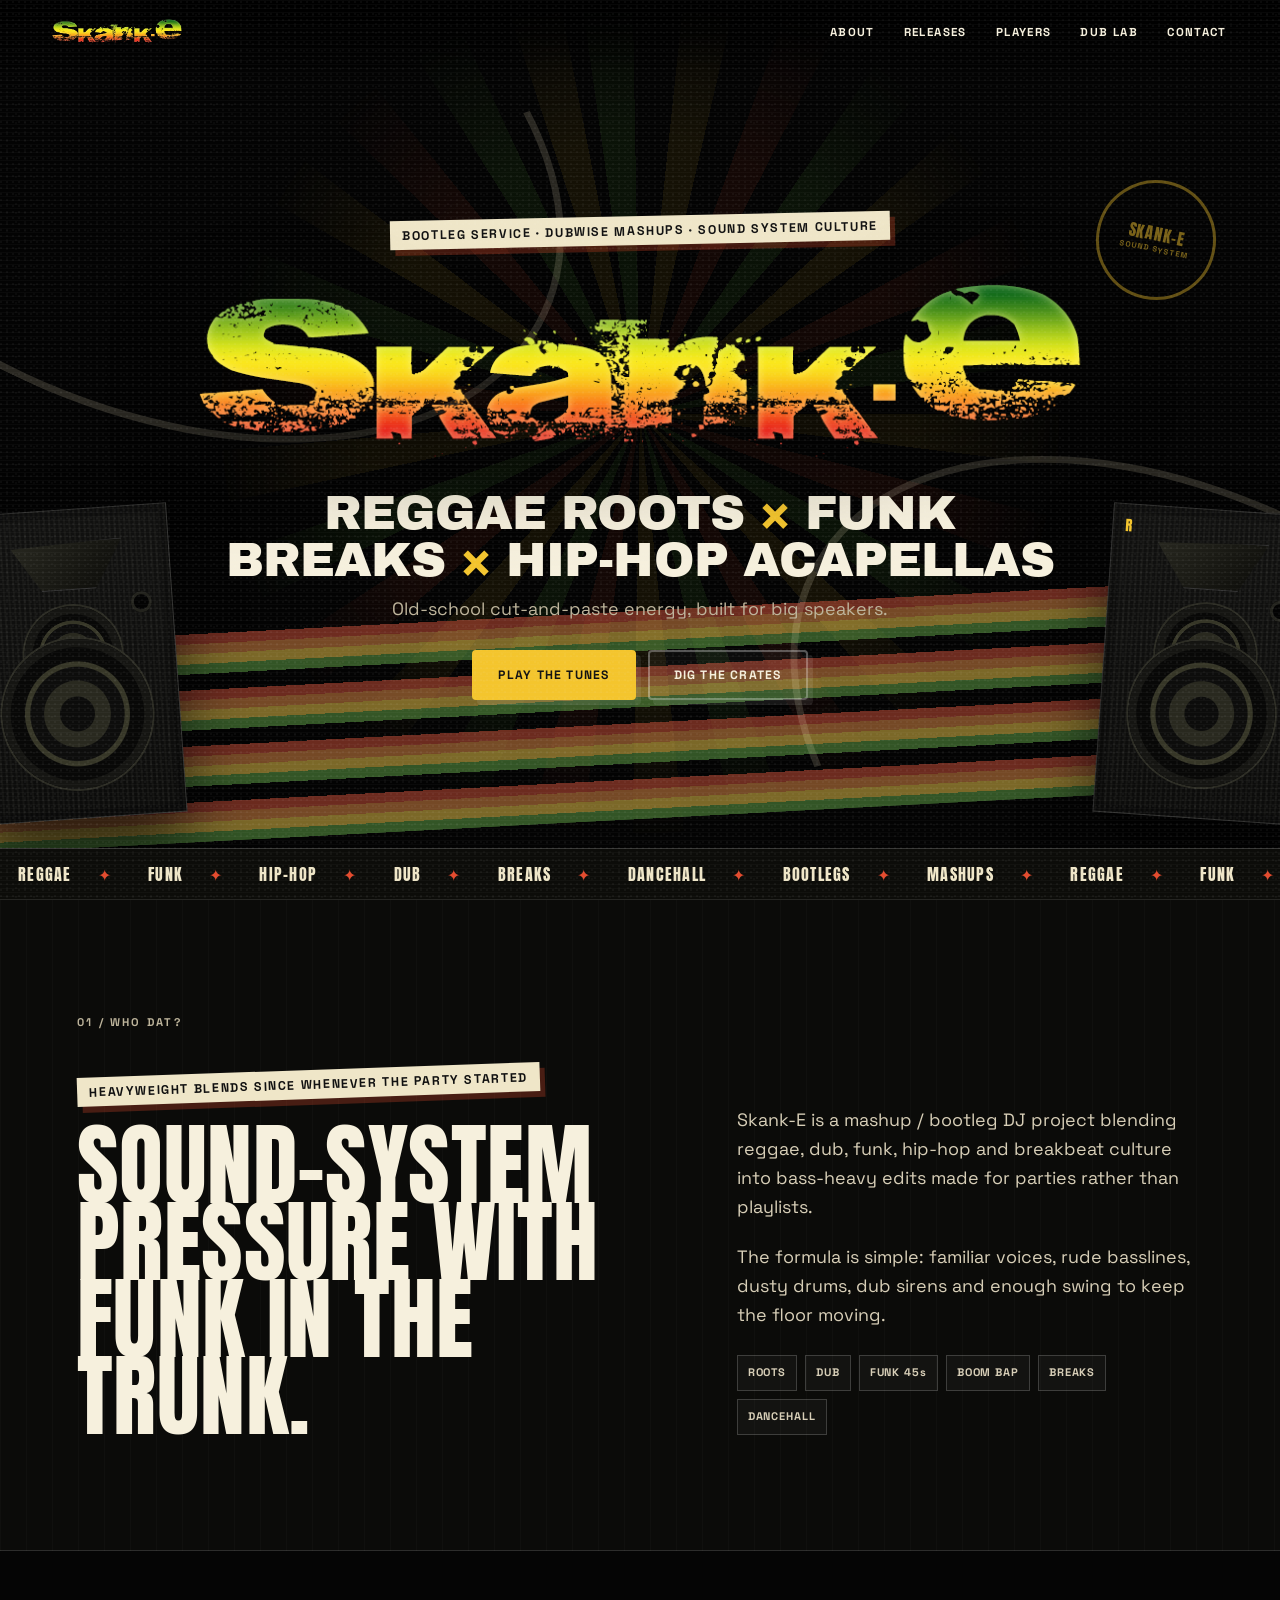
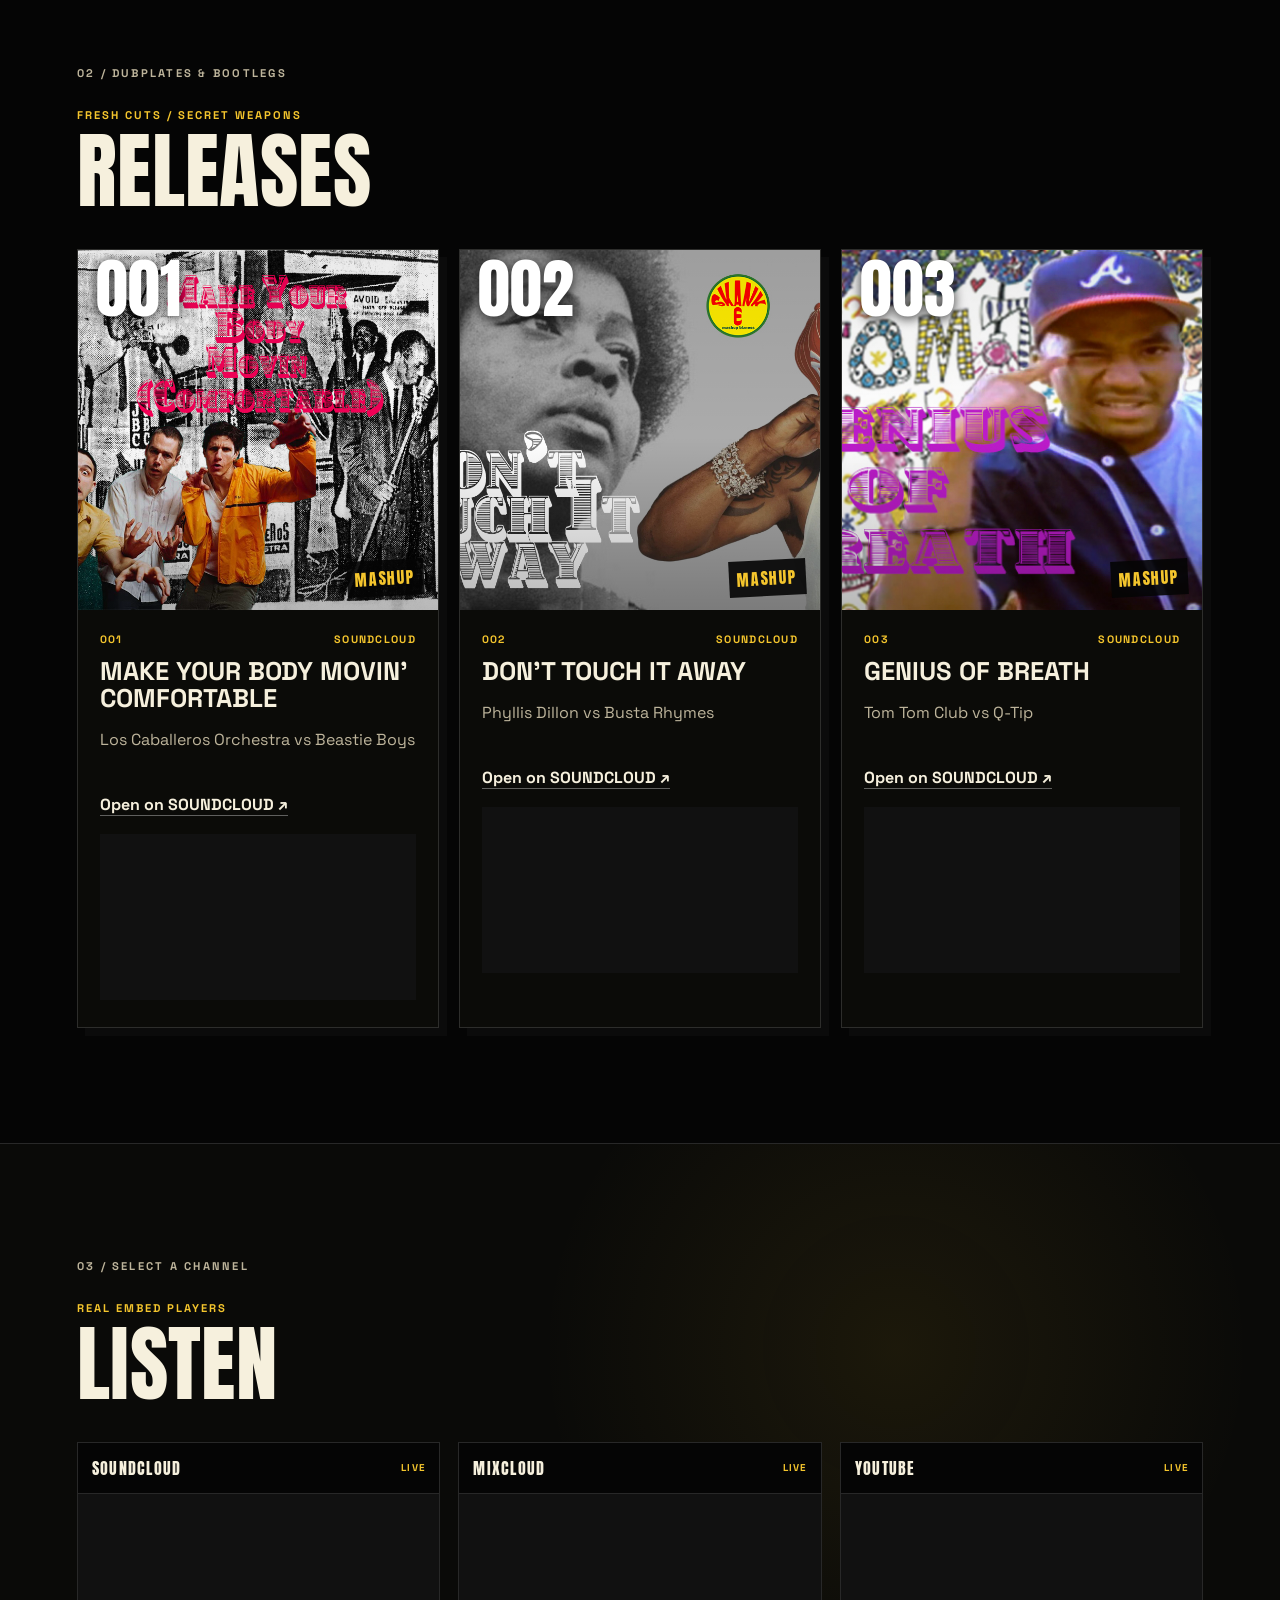
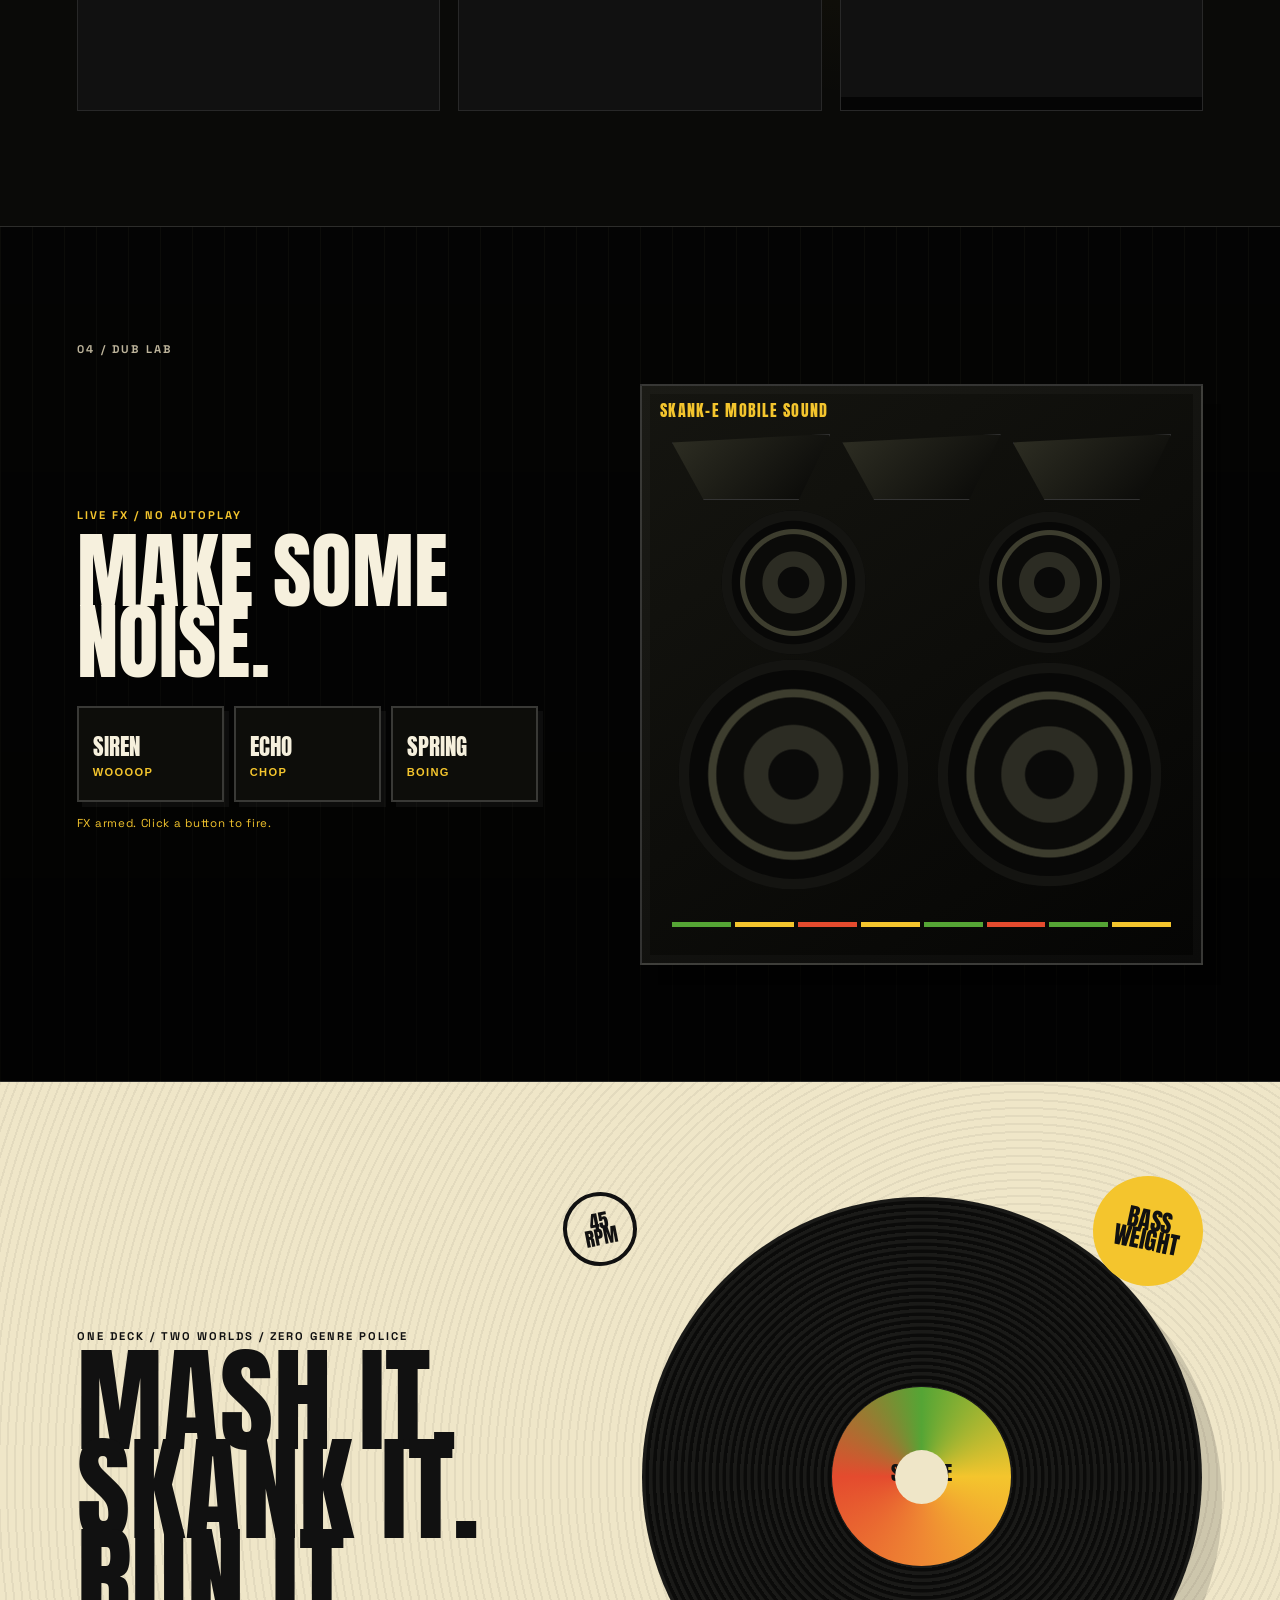
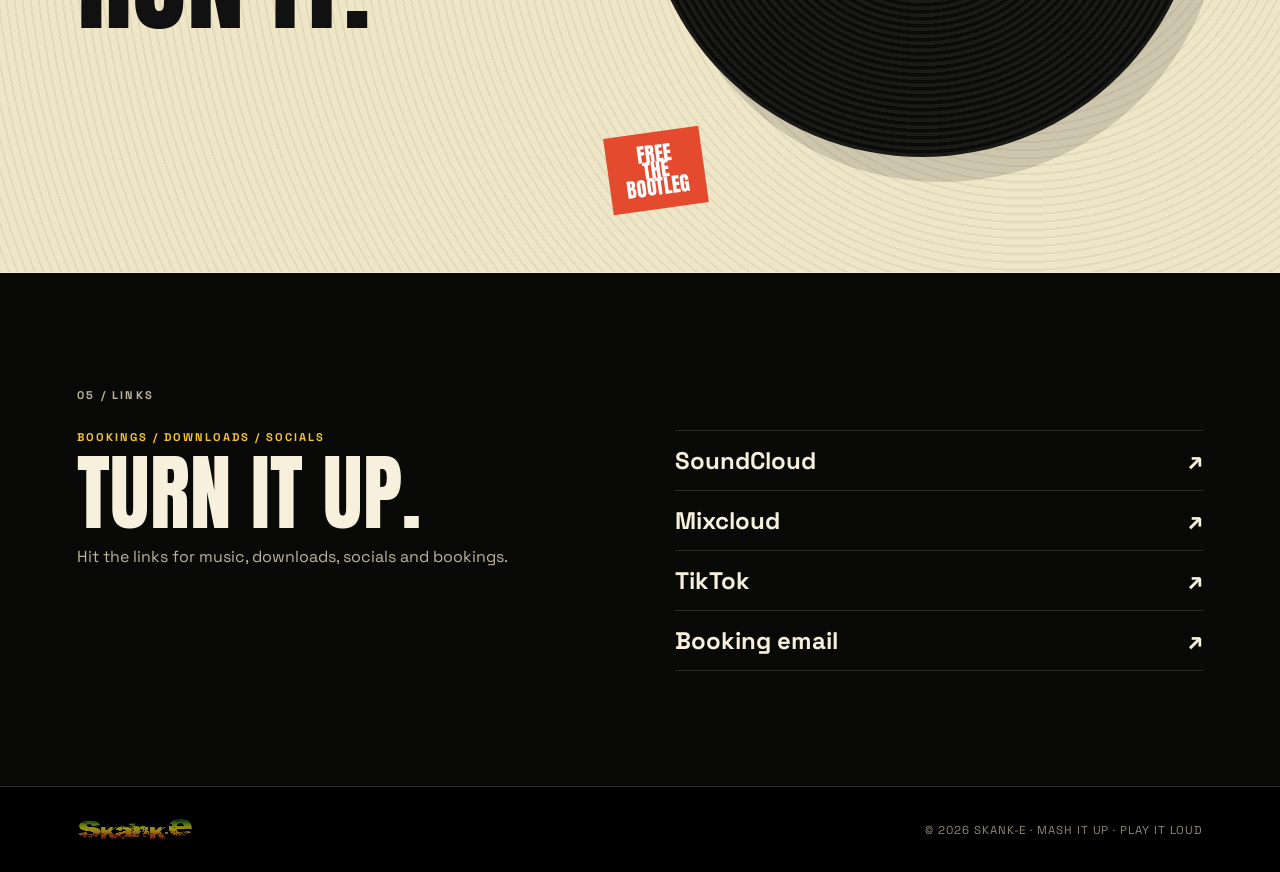
<file: index.html>
<!DOCTYPE html>
<html lang="en">
<head>
  <meta charset="UTF-8" />
  <meta name="viewport" content="width=device-width, initial-scale=1.0" />
  <meta name="theme-color" content="#050505" />
  <meta name="description" content="Skank-E — mashups, bootlegs and sound-system pressure: reggae, funk, hip-hop, dub and breaks." />
  <title>Skank-E — Mashups, Bootlegs & Sound-System Pressure</title>
  <link rel="preconnect" href="https://fonts.googleapis.com">
  <link rel="preconnect" href="https://fonts.gstatic.com" crossorigin>
  <link href="https://fonts.googleapis.com/css2?family=Anton&family=Archivo+Black&family=Space+Grotesk:wght@400;500;600;700&display=swap" rel="stylesheet">
  <link rel="stylesheet" href="styles.css" />
</head>
<body>
  <div class="grain" aria-hidden="true"></div>
  <div class="scanlines" aria-hidden="true"></div>

  <header class="site-header">
    <a class="brand" href="#top" aria-label="Skank-E home">
      <img src="assets/Skank-E_logo.png" alt="Skank-E logo" decoding="async" />
    </a>

    <button class="menu-toggle" type="button" aria-expanded="false" aria-controls="site-nav">
      <span></span><span></span><span></span>
      <span class="sr-only">Toggle menu</span>
    </button>

    <nav id="site-nav" class="site-nav" aria-label="Main navigation">
      <a href="#about">About</a>
      <a href="#releases">Releases</a>
      <a href="#players">Players</a>
      <a href="#dub-lab">Dub lab</a>
      <a href="#contact">Contact</a>
    </nav>
  </header>

  <main id="top">
    <section class="hero">
      <div class="hero-backdrop" aria-hidden="true">
        <div class="sunburst"></div>
        <div class="poster-lines"></div>
        <div class="cable cable-a"></div>
        <div class="cable cable-b"></div>
      </div>

      <div class="speaker-stack speaker-stack-left" aria-hidden="true">
        <div class="speaker-badge">L</div>
        <div class="horn"></div>
        <div class="cone cone-mid"></div>
        <div class="cone cone-low"></div>
        <div class="port"></div>
      </div>

      <div class="speaker-stack speaker-stack-right" aria-hidden="true">
        <div class="speaker-badge">R</div>
        <div class="horn"></div>
        <div class="cone cone-mid"></div>
        <div class="cone cone-low"></div>
        <div class="port"></div>
      </div>

      <div class="hero-copy">
        <div class="tape-label">BOOTLEG SERVICE · DUBWISE MASHUPS · SOUND SYSTEM CULTURE</div>
        <img class="hero-logo" src="assets/Skank-E_logo.png" alt="Skank-E" fetchpriority="high" decoding="async" />
        <p class="hero-tagline" id="hero-tagline">Reggae roots × funk breaks × hip-hop acapellas</p>
        <p class="hero-sub" id="hero-sub">Old-school cut-and-paste energy, built for big speakers.</p>
        <div class="hero-actions">
          <a class="btn btn-primary" href="#players">Play the tunes</a>
          <a class="btn btn-ghost" href="#releases">Dig the crates</a>
        </div>
      </div>

      <div class="hero-stamp" aria-hidden="true">
        <span>SKANK-E</span>
        <small>SOUND SYSTEM</small>
      </div>

      <div class="ticker" aria-label="Styles">
        <div class="ticker-track">
          <span>REGGAE</span><span>FUNK</span><span>HIP-HOP</span><span>DUB</span><span>BREAKS</span><span>DANCEHALL</span><span>BOOTLEGS</span><span>MASHUPS</span>
          <span>REGGAE</span><span>FUNK</span><span>HIP-HOP</span><span>DUB</span><span>BREAKS</span><span>DANCEHALL</span><span>BOOTLEGS</span><span>MASHUPS</span>
        </div>
      </div>
    </section>

    <section id="about" class="section about-section">
      <div class="section-label">01 / WHO DAT?</div>
      <div class="about-grid">
        <div class="about-title-wrap">
          <p class="stamp-note" id="about-kicker">HEAVYWEIGHT BLENDS SINCE WHENEVER THE PARTY STARTED</p>
          <h1 id="about-title">Sound-system<br>pressure with<br>funk in the trunk.</h1>
        </div>
        <div class="about-copy">
          <p id="about-p1"><strong>Skank-E</strong> is a mashup / bootleg DJ project blending reggae, dub, funk, hip-hop and breakbeat culture into bass-heavy edits made for parties rather than playlists.</p>
          <p id="about-p2">The formula is simple: familiar voices, rude basslines, dusty drums, dub sirens and enough swing to keep the floor moving.</p>
          <div class="selector-tags" aria-label="Styles">
            <span>ROOTS</span><span>DUB</span><span>FUNK 45s</span><span>BOOM BAP</span><span>BREAKS</span><span>DANCEHALL</span>
          </div>
        </div>
      </div>
    </section>

    <section id="releases" class="section releases-section">
      <div class="section-label">02 / DUBPLATES & BOOTLEGS</div>
      <div class="section-heading-row">
        <div>
          <p class="eyebrow">FRESH CUTS / SECRET WEAPONS</p>
          <h2>Releases</h2>
        </div>
        <p class="mini-note"></p>
      </div>
      <div id="release-grid" class="release-grid" aria-live="polite"></div>
    </section>

    <section id="players" class="section players-section">
      <div class="section-label">03 / SELECT A CHANNEL</div>
      <div class="section-heading-row">
        <div>
          <p class="eyebrow">REAL EMBED PLAYERS</p>
          <h2>Listen</h2>
        </div>
        <p class="mini-note"></p>
      </div>

      <div id="player-grid" class="player-grid"></div>
    </section>

    <section id="dub-lab" class="section dub-lab-section">
      <div class="section-label">04 / DUB LAB</div>
      <div class="dub-grid">
        <div class="dub-copy">
          <p class="eyebrow" id="dub-eyebrow">LIVE FX / NO AUTOPLAY</p>
          <h2 id="dub-title">Make some<br>noise.</h2>
          <p id="dub-description">Tap the controls for a little sound-system theatre.</p>
          <div class="fx-controls" id="fx-controls" role="group" aria-label="Dub effects"></div>
          <p class="fx-status" id="fx-status">FX armed. Click a button to fire.</p>
        </div>

        <div class="sound-system-rig" aria-hidden="true">
          <div class="rig-label" id="rig-label">SKANK-E MOBILE SOUND</div>
          <div class="rig-row rig-horns"><i></i><i></i><i></i></div>
          <div class="rig-row rig-mids"><i></i><i></i></div>
          <div class="rig-row rig-bass"><i></i><i></i></div>
          <div class="rig-meter"><b></b><b></b><b></b><b></b><b></b><b></b><b></b><b></b></div>
        </div>
      </div>
    </section>

    <section class="section flyer-section" aria-label="Skank-E visual poster">
      <div class="flyer-copy">
        <p class="eyebrow">ONE DECK / TWO WORLDS / ZERO GENRE POLICE</p>
        <h2>Mash it.<br>Skank it.<br>Run it.</h2>
      </div>
      <div class="giant-45" aria-hidden="true">
        <div class="giant-45-label">SKANK-E<br><small>DUBPLATE</small></div>
      </div>
      <div class="flyer-stickers" aria-hidden="true">
        <span class="sticker sticker-a">BASS<br>WEIGHT</span>
        <span class="sticker sticker-b">FREE<br>THE<br>BOOTLEG</span>
        <span class="sticker sticker-c">45<br>RPM</span>
      </div>
    </section>

    <section id="contact" class="section contact-section">
      <div class="section-label">05 / LINKS</div>
      <div class="contact-grid">
        <div>
          <p class="eyebrow" id="contact-eyebrow">BOOKINGS / DOWNLOADS / SOCIALS</p>
          <h2 id="contact-title">Turn it up.</h2>
          <p class="contact-note" id="contact-note">Hit the links for music, downloads, socials and bookings.</p>
        </div>
        <div id="link-stack" class="link-stack"></div>
      </div>
    </section>
  </main>

  <footer class="site-footer">
    <img src="assets/Skank-E_logo.png" alt="" aria-hidden="true" />
    <p>© <span id="year"></span> <span id="footer-text">SKANK-E · MASH IT UP · PLAY IT LOUD</span></p>
  </footer>

  <script src="site-data.js"></script>
  <script src="script.js"></script>
</body>
</html>
</file>
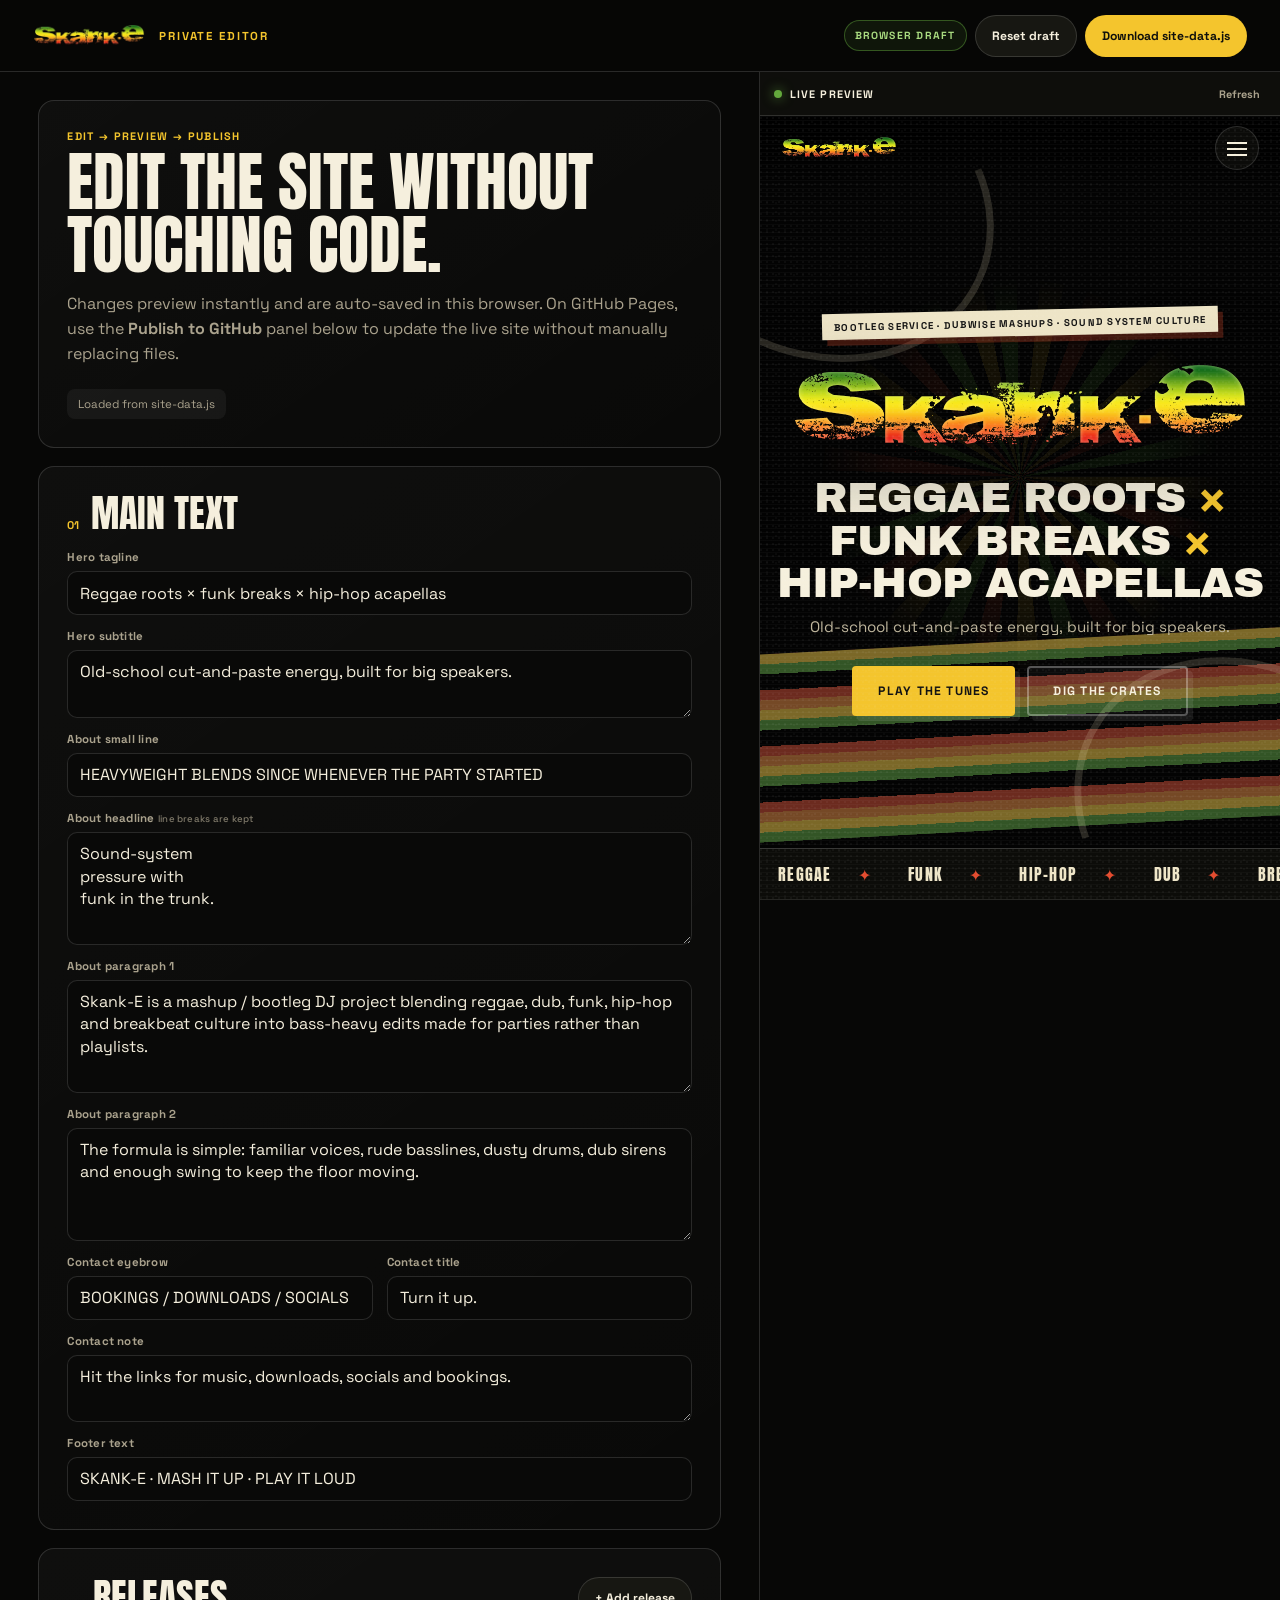
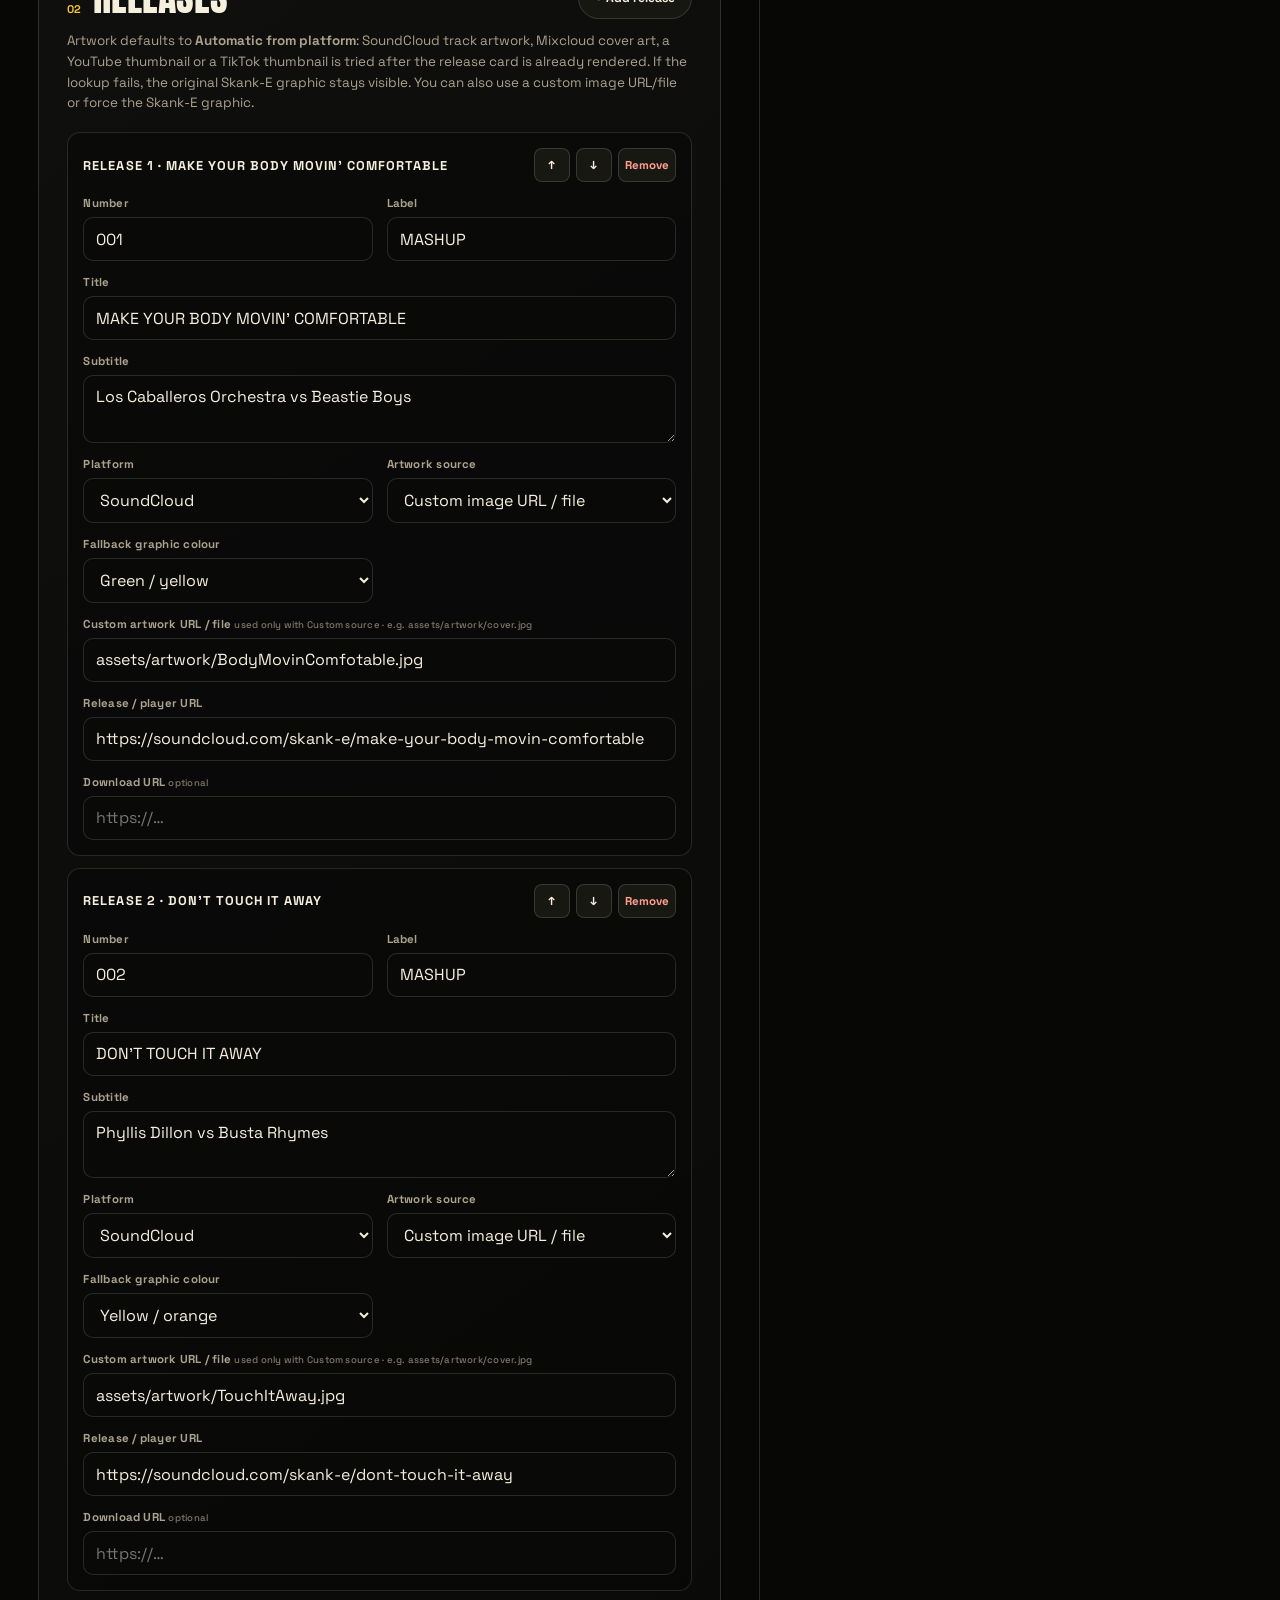
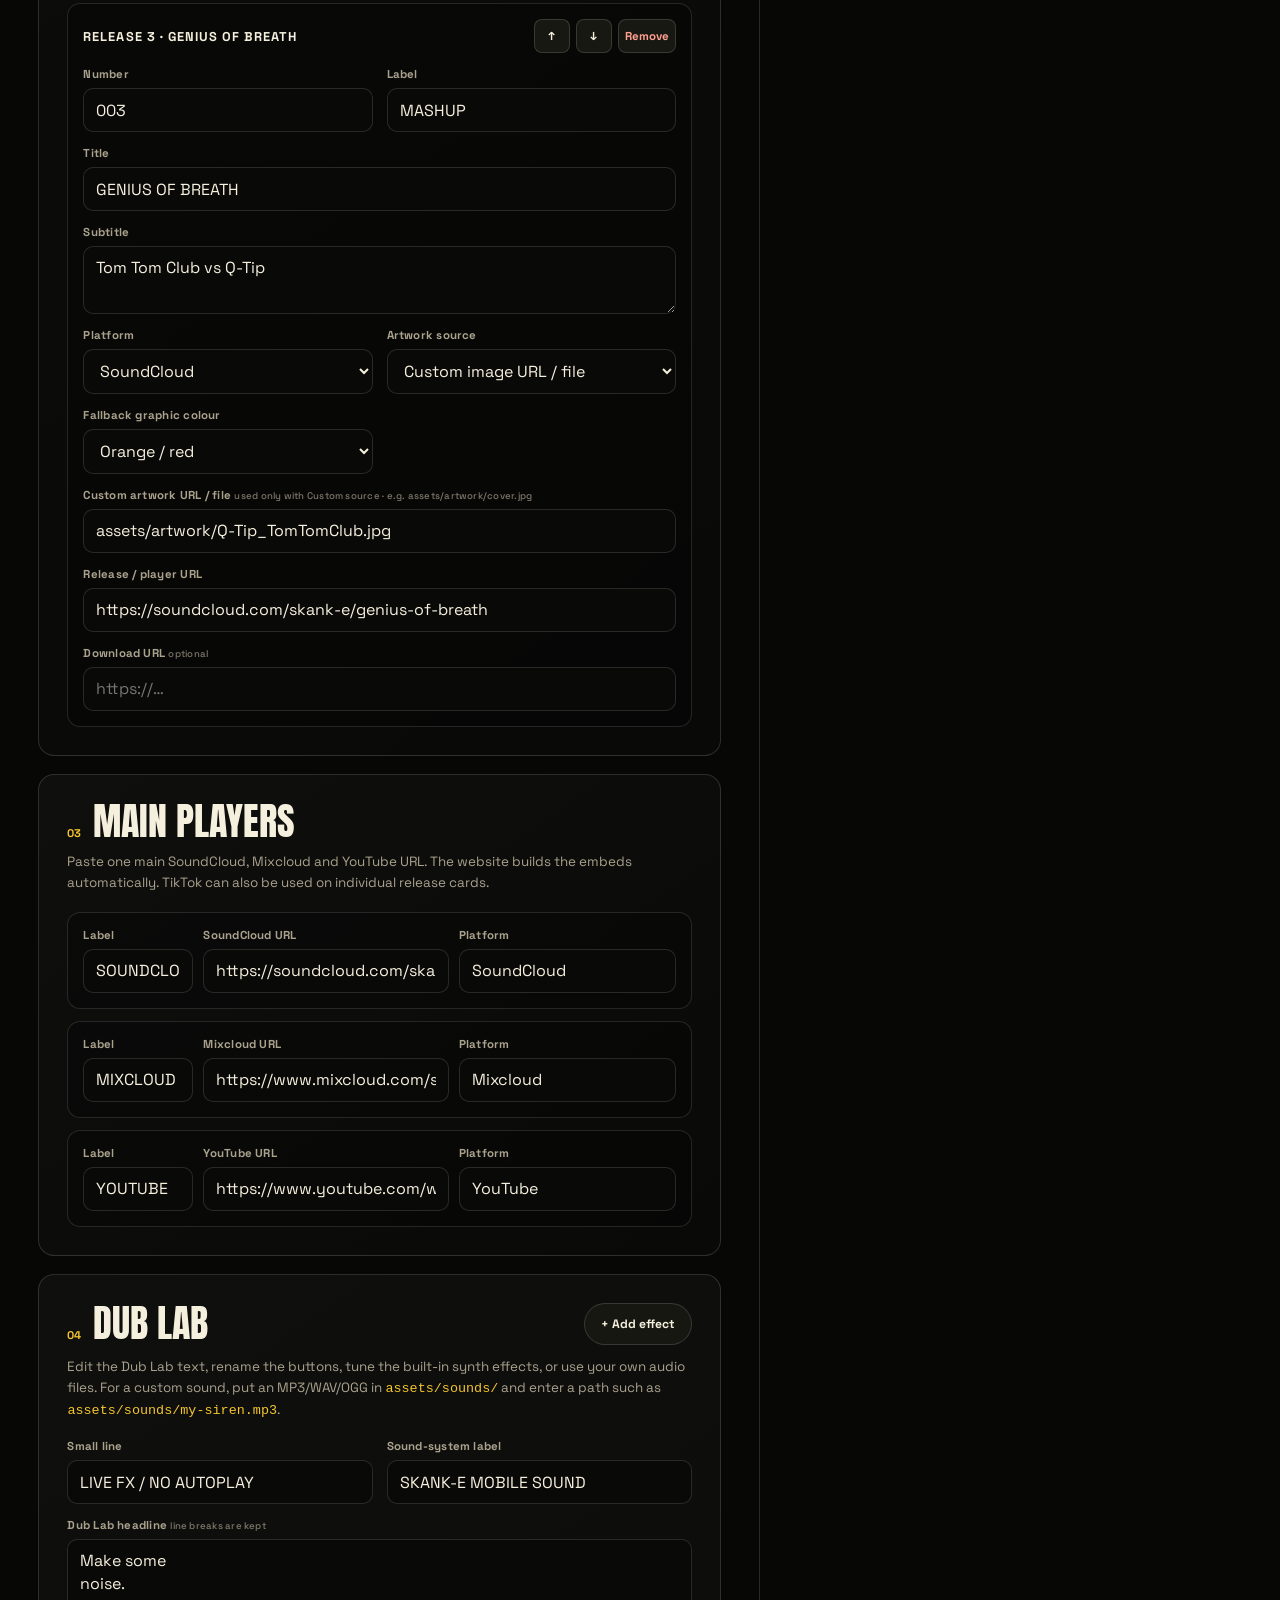
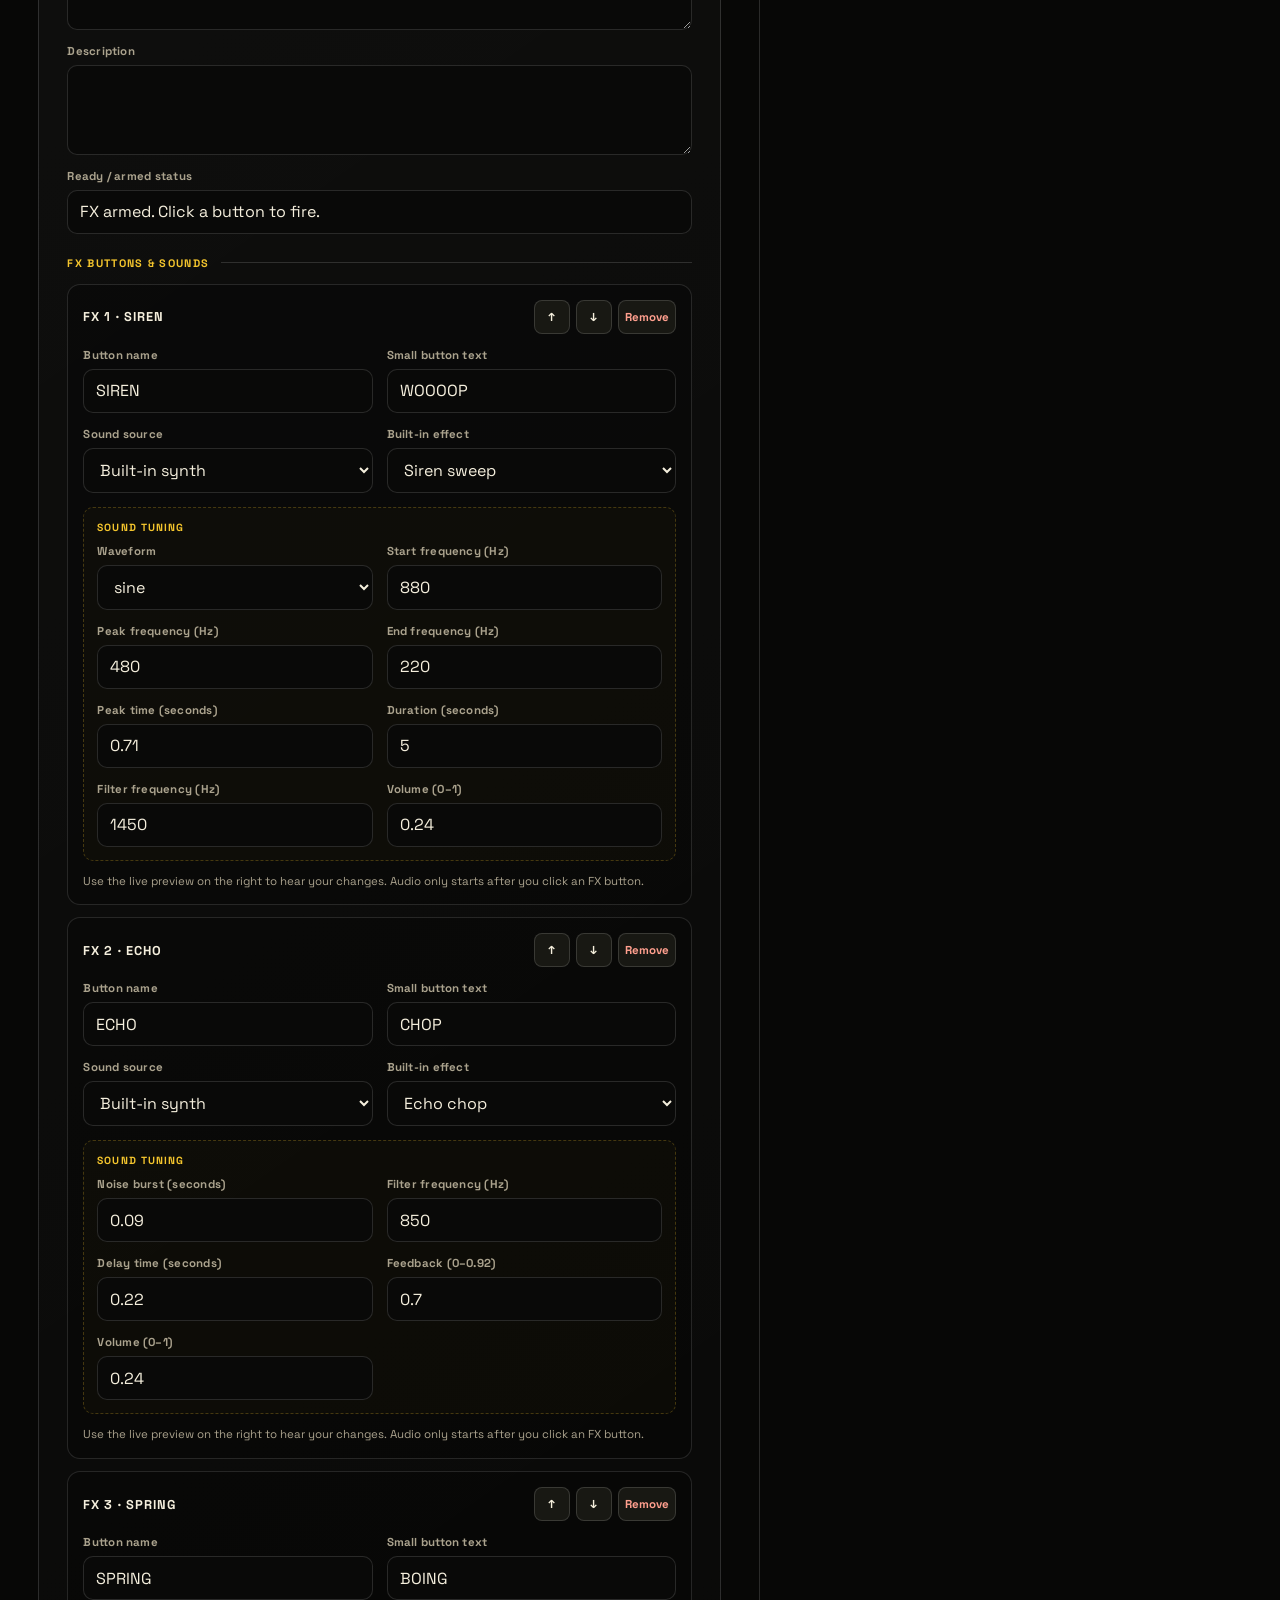
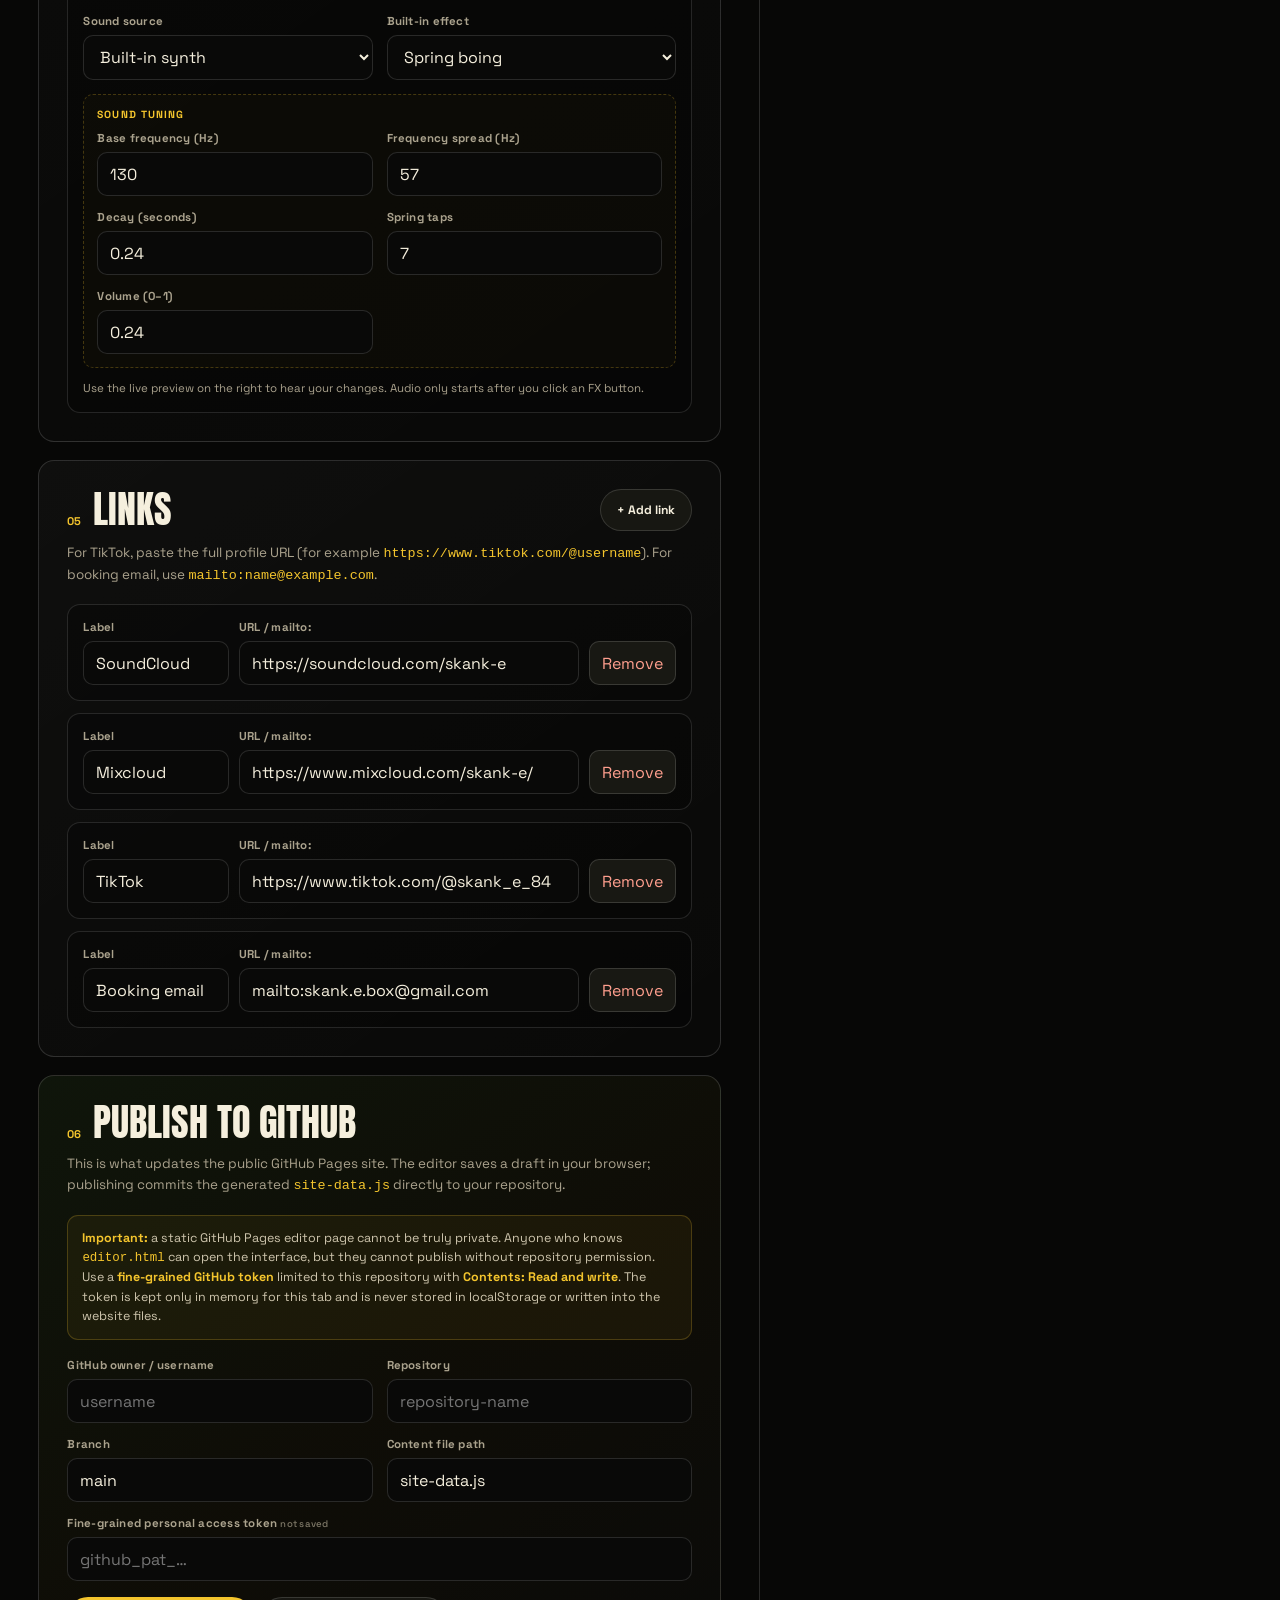
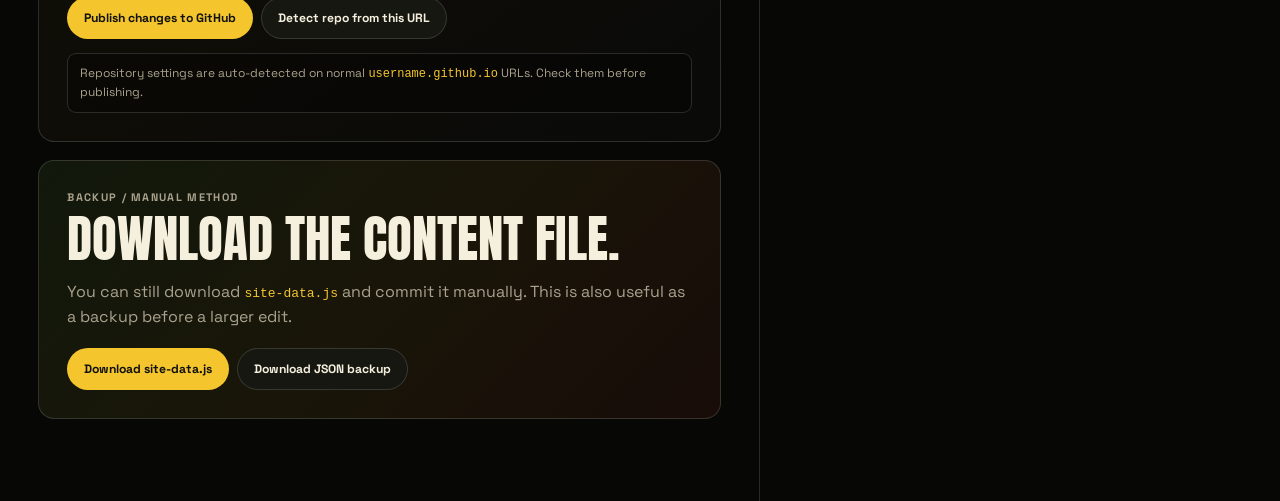
<file: editor.html>
<!DOCTYPE html>
<html lang="en">
<head>
  <meta charset="UTF-8" />
  <meta name="viewport" content="width=device-width, initial-scale=1.0" />
  <meta name="robots" content="noindex,nofollow,noarchive" />
  <meta name="theme-color" content="#070706" />
  <title>Skank-E — Private Editor</title>
  <link rel="preconnect" href="https://fonts.googleapis.com">
  <link rel="preconnect" href="https://fonts.gstatic.com" crossorigin>
  <link href="https://fonts.googleapis.com/css2?family=Anton&family=Space+Grotesk:wght@400;500;600;700&display=swap" rel="stylesheet">
  <link rel="stylesheet" href="editor.css" />
</head>
<body>
  <div id="editor-app" class="editor-app">
    <header class="editor-header">
      <a class="editor-brand" href="index.html" target="_blank" rel="noopener">
        <img src="assets/Skank-E_logo.png" alt="Skank-E" />
        <span>PRIVATE EDITOR</span>
      </a>
      <div class="header-actions">
        <span class="privacy-pill" id="editor-mode-pill">BROWSER DRAFT</span>
        <button class="button button-ghost" id="reset-draft" type="button">Reset draft</button>
        <button class="button button-primary" id="download-data" type="button">Download site-data.js</button>
      </div>
    </header>

    <main class="editor-layout">
      <div class="controls-pane">
        <section class="intro-card">
          <div>
            <p class="kicker">EDIT → PREVIEW → PUBLISH</p>
            <h1>Edit the site without touching code.</h1>
          </div>
          <p>Changes preview instantly and are auto-saved in this browser. On GitHub Pages, use the <strong>Publish to GitHub</strong> panel below to update the live site without manually replacing files.</p>
          <div id="save-status" class="save-status" role="status">Loaded from site-data.js</div>
        </section>

        <section class="editor-section" aria-labelledby="site-copy-heading">
          <div class="section-head">
            <div>
              <span>01</span>
              <h2 id="site-copy-heading">Main text</h2>
            </div>
          </div>
          <div class="field-grid">
            <label class="field field-wide">
              <span>Hero tagline</span>
              <input type="text" data-site-field="heroTagline" />
            </label>
            <label class="field field-wide">
              <span>Hero subtitle</span>
              <textarea rows="2" data-site-field="heroSub"></textarea>
            </label>
            <label class="field field-wide">
              <span>About small line</span>
              <input type="text" data-site-field="aboutKicker" />
            </label>
            <label class="field field-wide">
              <span>About headline <small>line breaks are kept</small></span>
              <textarea rows="4" data-site-field="aboutTitle"></textarea>
            </label>
            <label class="field field-wide">
              <span>About paragraph 1</span>
              <textarea rows="4" data-site-field="aboutParagraph1"></textarea>
            </label>
            <label class="field field-wide">
              <span>About paragraph 2</span>
              <textarea rows="4" data-site-field="aboutParagraph2"></textarea>
            </label>
            <label class="field">
              <span>Contact eyebrow</span>
              <input type="text" data-site-field="contactEyebrow" />
            </label>
            <label class="field">
              <span>Contact title</span>
              <input type="text" data-site-field="contactTitle" />
            </label>
            <label class="field field-wide">
              <span>Contact note</span>
              <textarea rows="2" data-site-field="contactNote"></textarea>
            </label>
            <label class="field field-wide">
              <span>Footer text</span>
              <input type="text" data-site-field="footerText" />
            </label>
          </div>
        </section>

        <section class="editor-section" aria-labelledby="releases-heading">
          <div class="section-head">
            <div>
              <span>02</span>
              <h2 id="releases-heading">Releases</h2>
            </div>
            <button class="mini-button" id="add-release" type="button">+ Add release</button>
          </div>
          <p class="section-help">Artwork defaults to <strong>Automatic from platform</strong>: SoundCloud track artwork, Mixcloud cover art, a YouTube thumbnail or a TikTok thumbnail is tried after the release card is already rendered. If the lookup fails, the original Skank-E graphic stays visible. You can also use a custom image URL/file or force the Skank-E graphic.</p>
          <div id="release-editors" class="item-editors"></div>
        </section>

        <section class="editor-section" aria-labelledby="players-heading">
          <div class="section-head">
            <div>
              <span>03</span>
              <h2 id="players-heading">Main players</h2>
            </div>
          </div>
          <p class="section-help">Paste one main SoundCloud, Mixcloud and YouTube URL. The website builds the embeds automatically. TikTok can also be used on individual release cards.</p>
          <div id="player-editors" class="simple-list"></div>
        </section>

        <section class="editor-section" aria-labelledby="dub-heading">
          <div class="section-head">
            <div>
              <span>04</span>
              <h2 id="dub-heading">Dub Lab</h2>
            </div>
            <button class="mini-button" id="add-fx" type="button">+ Add effect</button>
          </div>
          <p class="section-help">Edit the Dub Lab text, rename the buttons, tune the built-in synth effects, or use your own audio files. For a custom sound, put an MP3/WAV/OGG in <code>assets/sounds/</code> and enter a path such as <code>assets/sounds/my-siren.mp3</code>.</p>
          <div class="field-grid dub-copy-fields">
            <label class="field">
              <span>Small line</span>
              <input type="text" data-dub-field="eyebrow" />
            </label>
            <label class="field">
              <span>Sound-system label</span>
              <input type="text" data-dub-field="rigLabel" />
            </label>
            <label class="field field-wide">
              <span>Dub Lab headline <small>line breaks are kept</small></span>
              <textarea rows="3" data-dub-field="title"></textarea>
            </label>
            <label class="field field-wide">
              <span>Description</span>
              <textarea rows="3" data-dub-field="description"></textarea>
            </label>
            <label class="field field-wide">
              <span>Ready / armed status</span>
              <input type="text" data-dub-field="armedStatus" />
            </label>
          </div>
          <div class="dub-editor-divider"><span>FX BUTTONS & SOUNDS</span></div>
          <div id="fx-editors" class="item-editors"></div>
        </section>

        <section class="editor-section" aria-labelledby="links-heading">
          <div class="section-head">
            <div>
              <span>05</span>
              <h2 id="links-heading">Links</h2>
            </div>
            <button class="mini-button" id="add-link" type="button">+ Add link</button>
          </div>
          <p class="section-help">For TikTok, paste the full profile URL (for example <code>https://www.tiktok.com/@username</code>). For booking email, use <code>mailto:name@example.com</code>.</p>
          <div id="link-editors" class="simple-list"></div>
        </section>

        <section class="editor-section github-publish-card" aria-labelledby="github-heading">
          <div class="section-head">
            <div>
              <span>06</span>
              <h2 id="github-heading">Publish to GitHub</h2>
            </div>
          </div>
          <p class="section-help">This is what updates the public GitHub Pages site. The editor saves a draft in your browser; publishing commits the generated <code>site-data.js</code> directly to your repository.</p>
          <div class="github-security-note">
            <strong>Important:</strong> a static GitHub Pages editor page cannot be truly private. Anyone who knows <code>editor.html</code> can open the interface, but they cannot publish without repository permission. Use a <strong>fine-grained GitHub token</strong> limited to this repository with <strong>Contents: Read and write</strong>. The token is kept only in memory for this tab and is never stored in localStorage or written into the website files.
          </div>
          <div class="field-grid github-fields">
            <label class="field">
              <span>GitHub owner / username</span>
              <input id="github-owner" type="text" autocomplete="off" placeholder="username" />
            </label>
            <label class="field">
              <span>Repository</span>
              <input id="github-repo" type="text" autocomplete="off" placeholder="repository-name" />
            </label>
            <label class="field">
              <span>Branch</span>
              <input id="github-branch" type="text" autocomplete="off" value="main" />
            </label>
            <label class="field">
              <span>Content file path</span>
              <input id="github-path" type="text" autocomplete="off" value="site-data.js" />
            </label>
            <label class="field field-wide">
              <span>Fine-grained personal access token <small>not saved</small></span>
              <input id="github-token" type="password" autocomplete="new-password" spellcheck="false" placeholder="github_pat_…" />
            </label>
          </div>
          <div class="export-actions github-actions">
            <button class="button button-primary" id="github-publish" type="button">Publish changes to GitHub</button>
            <button class="button button-ghost" id="github-detect" type="button">Detect repo from this URL</button>
          </div>
          <div id="github-status" class="github-status" role="status">Repository settings are auto-detected on normal <code>username.github.io</code> URLs. Check them before publishing.</div>
        </section>

        <section class="export-card">
          <p class="kicker">BACKUP / MANUAL METHOD</p>
          <h2>Download the content file.</h2>
          <p>You can still download <code>site-data.js</code> and commit it manually. This is also useful as a backup before a larger edit.</p>
          <div class="export-actions">
            <button class="button button-primary" id="download-data-bottom" type="button">Download site-data.js</button>
            <button class="button button-ghost" id="download-backup" type="button">Download JSON backup</button>
          </div>
        </section>
      </div>

      <aside class="preview-pane" aria-label="Live site preview">
        <div class="preview-toolbar">
          <div>
            <span class="live-dot"></span>
            <strong>LIVE PREVIEW</strong>
          </div>
          <button id="refresh-preview" type="button">Refresh</button>
        </div>
        <iframe id="site-preview" src="index.html?editor-preview=1" title="Skank-E website preview"></iframe>
      </aside>
    </main>
  </div>

  <template id="release-template">
    <article class="item-editor release-editor">
      <div class="item-topline">
        <strong class="item-title">Release</strong>
        <div class="item-actions">
          <button type="button" data-action="move-up" aria-label="Move release up">↑</button>
          <button type="button" data-action="move-down" aria-label="Move release down">↓</button>
          <button class="danger" type="button" data-action="remove">Remove</button>
        </div>
      </div>
      <div class="field-grid compact">
        <label class="field"><span>Number</span><input type="text" data-key="number" /></label>
        <label class="field"><span>Label</span><input type="text" data-key="label" /></label>
        <label class="field field-wide"><span>Title</span><input type="text" data-key="title" /></label>
        <label class="field field-wide"><span>Subtitle</span><textarea rows="2" data-key="subtitle"></textarea></label>
        <label class="field"><span>Platform</span>
          <select data-key="type">
            <option value="soundcloud">SoundCloud</option>
            <option value="mixcloud">Mixcloud</option>
            <option value="youtube">YouTube</option>
            <option value="tiktok">TikTok</option>
          </select>
        </label>
        <label class="field"><span>Artwork source</span>
          <select data-key="artworkMode">
            <option value="auto">Automatic from platform</option>
            <option value="custom">Custom image URL / file</option>
            <option value="graphic">Skank-E graphic</option>
          </select>
        </label>
        <label class="field"><span>Fallback graphic colour</span>
          <select data-key="artworkClass">
            <option value="artwork-a">Green / yellow</option>
            <option value="artwork-b">Yellow / orange</option>
            <option value="artwork-c">Orange / red</option>
          </select>
        </label>
        <label class="field field-wide"><span>Custom artwork URL / file <small>used only with Custom source · e.g. assets/artwork/cover.jpg</small></span><input type="text" data-key="artworkUrl" placeholder="assets/artwork/cover.jpg or https://…" /></label>
        <label class="field field-wide"><span>Release / player URL</span><input type="url" data-key="url" placeholder="https://…" /></label>
        <label class="field field-wide"><span>Download URL <small>optional</small></span><input type="url" data-key="downloadUrl" placeholder="https://…" /></label>
      </div>
    </article>
  </template>

  <template id="fx-template">
    <article class="item-editor fx-editor">
      <div class="item-topline">
        <strong class="item-title">Dub effect</strong>
        <div class="item-actions">
          <button type="button" data-action="move-up" aria-label="Move effect up">↑</button>
          <button type="button" data-action="move-down" aria-label="Move effect down">↓</button>
          <button class="danger" type="button" data-action="remove">Remove</button>
        </div>
      </div>
      <div class="field-grid compact">
        <label class="field"><span>Button name</span><input type="text" data-key="label" /></label>
        <label class="field"><span>Small button text</span><input type="text" data-key="sublabel" /></label>
        <label class="field"><span>Sound source</span>
          <select data-key="source">
            <option value="generated">Built-in synth</option>
            <option value="audio">Custom audio file / URL</option>
          </select>
        </label>
        <label class="field generated-only"><span>Built-in effect</span>
          <select data-key="engine">
            <option value="siren">Siren sweep</option>
            <option value="echo">Echo chop</option>
            <option value="spring">Spring boing</option>
          </select>
        </label>
        <label class="field field-wide audio-only">
          <span>Audio path / URL <small>MP3, WAV or OGG</small></span>
          <input type="text" data-key="audioUrl" placeholder="assets/sounds/my-siren.mp3" />
        </label>
        <div class="field-wide sound-settings generated-only" data-settings></div>
        <div class="field-wide audio-settings audio-only">
          <div class="field-grid compact">
            <label class="field"><span>Volume <small>0–1</small></span><input type="number" min="0" max="1" step="0.01" data-param="audioVolume" /></label>
            <label class="field"><span>Playback speed</span><input type="number" min="0.25" max="4" step="0.05" data-param="playbackRate" /></label>
          </div>
        </div>
      </div>
      <p class="fx-editor-note">Use the live preview on the right to hear your changes. Audio only starts after you click an FX button.</p>
    </article>
  </template>

  <script src="site-data.js"></script>
  <script src="editor.js"></script>
</body>
</html>
</file>
<file: styles.css>
:root {
  --bg: #050505;
  --ink: #090907;
  --panel: #10100d;
  --panel-2: #161611;
  --paper: #efe6c8;
  --text: #f6f0dd;
  --muted: #bdb49b;
  --green: #55a535;
  --lime: #c9dc38;
  --yellow: #f4c52d;
  --orange: #ef8733;
  --red: #e44b2e;
  --line: rgba(255,255,255,.14);
  --radius: 18px;
}

* { box-sizing: border-box; }
html { scroll-behavior: smooth; }
body {
  margin: 0;
  min-width: 320px;
  background: var(--bg);
  color: var(--text);
  font-family: "Space Grotesk", Arial, sans-serif;
  overflow-x: hidden;
}

a { color: inherit; }
img { max-width: 100%; display: block; }
button, a { -webkit-tap-highlight-color: transparent; }
code {
  color: var(--yellow);
  background: rgba(255,255,255,.06);
  padding: .12em .34em;
  border-radius: 4px;
  font-size: .92em;
}

.sr-only {
  position: absolute;
  width: 1px;
  height: 1px;
  overflow: hidden;
  clip: rect(0,0,0,0);
  white-space: nowrap;
}

.grain,
.scanlines {
  position: fixed;
  inset: 0;
  pointer-events: none;
  z-index: 50;
}
.grain {
  opacity: .14;
  mix-blend-mode: screen;
  background-image:
    radial-gradient(circle at 20% 30%, rgba(255,255,255,.28) 0 1px, transparent 1.2px),
    radial-gradient(circle at 80% 65%, rgba(255,255,255,.18) 0 1px, transparent 1.1px);
  background-size: 6px 6px, 9px 9px;
}
.scanlines {
  opacity: .03;
  background: repeating-linear-gradient(to bottom, #fff 0 1px, transparent 1px 4px);
}

.site-header {
  position: fixed;
  top: 0;
  left: 0;
  width: 100%;
  z-index: 40;
  display: flex;
  align-items: center;
  justify-content: space-between;
  gap: 24px;
  padding: 14px clamp(18px, 4vw, 56px);
  background: linear-gradient(to bottom, rgba(0,0,0,.94), rgba(0,0,0,.58), transparent);
}
.brand img { width: 126px; height: auto; }
.site-nav { display: flex; gap: 25px; align-items: center; }
.site-nav a {
  text-decoration: none;
  text-transform: uppercase;
  font-weight: 800;
  font-size: .72rem;
  letter-spacing: .12em;
  position: relative;
}
.site-nav a::after {
  content: "";
  position: absolute;
  left: 0;
  bottom: -7px;
  width: 100%;
  height: 3px;
  background: linear-gradient(90deg, var(--green), var(--yellow), var(--red));
  transform: scaleX(0);
  transform-origin: right;
  transition: transform .22s ease;
}
.site-nav a:hover::after { transform: scaleX(1); transform-origin: left; }

.menu-toggle {
  display: none;
  width: 44px;
  height: 44px;
  border: 1px solid var(--line);
  border-radius: 50%;
  background: #0b0b09;
  padding: 11px;
}
.menu-toggle span:not(.sr-only) {
  display: block;
  height: 2px;
  margin: 4px 0;
  background: var(--text);
}

.hero {
  position: relative;
  min-height: 100svh;
  display: grid;
  place-items: center;
  padding: 118px 20px 86px;
  overflow: hidden;
  isolation: isolate;
  background: #030303;
}
.hero-backdrop { position: absolute; inset: 0; z-index: -3; overflow: hidden; }
.sunburst {
  position: absolute;
  left: 50%; top: 46%;
  width: min(840px, 76vw);
  aspect-ratio: 1;
  transform: translate(-50%,-50%);
  border-radius: 50%;
  opacity: .62;
  background:
    repeating-conic-gradient(from -8deg,
      rgba(84,165,53,.16) 0 7deg,
      transparent 7deg 14deg,
      rgba(244,197,45,.12) 14deg 21deg,
      transparent 21deg 28deg,
      rgba(228,75,46,.12) 28deg 35deg,
      transparent 35deg 42deg);
  mask-image: radial-gradient(circle, #000 0 46%, transparent 72%);
}
.poster-lines {
  position: absolute;
  inset: auto -8% 9% -8%;
  height: 24%;
  transform: rotate(-3deg);
  opacity: .52;
  background: repeating-linear-gradient(0deg,
    var(--green) 0 10px,
    var(--yellow) 10px 20px,
    var(--orange) 20px 30px,
    var(--red) 30px 40px,
    transparent 40px 56px);
  filter: saturate(.8);
}
.cable {
  position: absolute;
  width: 70vw;
  height: 58vw;
  max-height: 560px;
  border: 7px solid rgba(241,230,195,.16);
  border-left-color: transparent;
  border-top-color: transparent;
  border-radius: 50%;
}
.cable-a { left: -24vw; top: -12vw; transform: rotate(25deg); }
.cable-b { right: -29vw; bottom: -13vw; transform: rotate(210deg); }

.hero-copy {
  width: min(980px, 88vw);
  position: relative;
  z-index: 5;
  text-align: center;
}
.tape-label,
.stamp-note {
  display: inline-block;
  background: var(--paper);
  color: #111;
  padding: 7px 12px 6px;
  transform: rotate(-1.2deg);
  font-size: clamp(.61rem, 1vw, .78rem);
  font-weight: 900;
  letter-spacing: .13em;
  box-shadow: 5px 6px 0 rgba(228,75,46,.28);
}
.hero-logo {
  width: min(900px, 98%);
  margin: 20px auto 10px;
  filter: drop-shadow(0 25px 45px rgba(0,0,0,.6));
}
.hero-tagline {
  margin: 10px auto 0;
  max-width: 860px;
  font-family: "Archivo Black", Impact, sans-serif;
  text-transform: uppercase;
  font-size: clamp(1.45rem, 3.8vw, 3.35rem);
  line-height: .98;
  letter-spacing: -.02em;
}
.hero-tagline span { color: var(--yellow); }
.hero-sub {
  max-width: 640px;
  margin: 13px auto 0;
  color: var(--muted);
  font-size: clamp(.95rem, 1.4vw, 1.15rem);
}
.hero-actions { display: flex; justify-content: center; gap: 12px; margin-top: 30px; flex-wrap: wrap; }

.btn {
  display: inline-flex;
  align-items: center;
  justify-content: center;
  min-height: 50px;
  padding: 0 24px;
  border: 2px solid transparent;
  border-radius: 4px;
  text-decoration: none;
  text-transform: uppercase;
  letter-spacing: .1em;
  font-size: .76rem;
  font-weight: 900;
  box-shadow: 5px 5px 0 rgba(255,255,255,.08);
  transition: transform .18s ease, box-shadow .18s ease, background .18s ease;
}
.btn:hover { transform: translate(-2px,-2px); box-shadow: 8px 8px 0 rgba(255,255,255,.09); }
.btn-primary { background: var(--yellow); color: #111; }
.btn-primary:hover { background: var(--lime); }
.btn-ghost { border-color: rgba(255,255,255,.3); background: rgba(255,255,255,.035); }
.btn-ghost:hover { border-color: var(--yellow); }

.speaker-stack {
  --pulse: 1;
  position: absolute;
  bottom: 9vh;
  width: clamp(130px, 16vw, 245px);
  aspect-ratio: .66;
  background:
    linear-gradient(rgba(255,255,255,.03), rgba(255,255,255,.01)),
    repeating-linear-gradient(90deg, #121210 0 2px, #090908 2px 5px);
  border: 1px solid rgba(255,255,255,.13);
  box-shadow: 0 35px 65px rgba(0,0,0,.65), inset 0 0 0 8px rgba(0,0,0,.22);
  z-index: -1;
}
.speaker-stack-left { left: -2.2vw; transform: rotate(-4deg); }
.speaker-stack-right { right: -2.2vw; transform: rotate(4deg); }
.speaker-badge {
  position: absolute;
  top: 10px; left: 12px;
  font-family: Anton, Impact, sans-serif;
  color: var(--yellow);
  font-size: .9rem;
}
.horn {
  position: absolute;
  top: 10%; left: 50%;
  width: 55%; height: 16%;
  transform: translateX(-50%);
  background: linear-gradient(135deg, #27271f, #0b0b08);
  clip-path: polygon(0 10%,100% 0,74% 100%,26% 100%);
  border: 1px solid #333;
}
.cone {
  position: absolute;
  left: 50%;
  transform: translateX(-50%) scale(var(--pulse,1));
  border-radius: 50%;
  background: radial-gradient(circle, #0c0c0b 0 16%, #29291f 17% 31%, #0d0d0c 32% 44%, #363627 45% 49%, #080807 50% 100%);
  box-shadow: inset 0 0 0 8px #151512, 0 0 0 2px #2c2c24;
  transition: transform 90ms linear;
}
.cone-mid { top: 31%; width: 48%; aspect-ratio: 1; }
.cone-low { bottom: 10%; width: 72%; aspect-ratio: 1; }
.port {
  position: absolute;
  top: 28%; right: 10%;
  width: 10%; aspect-ratio: 1;
  border-radius: 50%; background: #030303;
  box-shadow: inset 0 0 0 3px #23231d;
}

.hero-stamp {
  position: absolute;
  right: clamp(16px, 5vw, 70px);
  top: 20vh;
  width: 120px;
  aspect-ratio: 1;
  border: 3px solid rgba(244,197,45,.56);
  border-radius: 50%;
  transform: rotate(12deg);
  display: grid;
  place-content: center;
  text-align: center;
  font-family: Anton, Impact, sans-serif;
  color: rgba(244,197,45,.7);
  line-height: .9;
  letter-spacing: .06em;
  opacity: .7;
}
.hero-stamp small { font-family: "Space Grotesk"; font-weight: 800; font-size: .48rem; margin-top: 4px; }

.ticker {
  position: absolute;
  bottom: 0;
  left: 0;
  right: 0;
  overflow: hidden;
  border-top: 1px solid rgba(255,255,255,.16);
  border-bottom: 1px solid rgba(255,255,255,.1);
  background: #0c0c09;
}
.ticker-track {
  display: flex;
  width: max-content;
  animation: ticker 22s linear infinite;
}
.ticker span {
  display: inline-flex;
  align-items: center;
  padding: 13px 18px;
  font-family: Anton, Impact, sans-serif;
  letter-spacing: .08em;
  color: var(--paper);
}
.ticker span::after { content: "✦"; color: var(--red); margin-left: 26px; }
@keyframes ticker { to { transform: translateX(-50%); } }

.section {
  position: relative;
  padding: clamp(74px, 9vw, 132px) clamp(20px, 6vw, 90px);
  border-bottom: 1px solid var(--line);
  overflow: hidden;
}
.section-label {
  margin-bottom: 28px;
  font-size: .7rem;
  letter-spacing: .2em;
  font-weight: 800;
  color: var(--muted);
}
.eyebrow {
  margin: 0 0 13px;
  color: var(--yellow);
  font-size: .7rem;
  font-weight: 900;
  letter-spacing: .18em;
}
h1,h2,h3 { margin: 0; }
h1,h2 {
  font-family: Anton, Impact, sans-serif;
  font-weight: 400;
  text-transform: uppercase;
  letter-spacing: .005em;
}
h1 { font-size: clamp(3.2rem, 7vw, 7.4rem); line-height: .86; }
h2 { font-size: clamp(3rem, 6.5vw, 6.5rem); line-height: .86; }

.about-section {
  background:
    linear-gradient(90deg, rgba(255,255,255,.02) 1px, transparent 1px),
    linear-gradient(#0b0b09,#0b0b09);
  background-size: 26px 26px, auto;
}
.about-grid { display: grid; grid-template-columns: 1.1fr .9fr; gap: clamp(34px,7vw,110px); align-items: end; }
.about-title-wrap { position: relative; }
.about-title-wrap .stamp-note { margin-bottom: 28px; transform: rotate(-2deg); }
.about-copy { font-size: clamp(1rem,1.4vw,1.26rem); line-height: 1.62; color: #d7ceb7; }
.about-copy p { margin: 0 0 1.15em; }
.selector-tags { display: flex; flex-wrap: wrap; gap: 8px; margin-top: 26px; }
.selector-tags span { border: 1px solid rgba(255,255,255,.18); padding: 8px 10px; font-size: .69rem; font-weight: 900; letter-spacing: .08em; background: rgba(255,255,255,.03); }

.section-heading-row { display: flex; align-items: end; justify-content: space-between; gap: 40px; margin-bottom: 42px; }
.mini-note { max-width: 450px; margin: 0; color: var(--muted); font-size: .82rem; line-height: 1.55; }

.releases-section { background: #050505; }
.release-grid { display: grid; grid-template-columns: repeat(3,minmax(0,1fr)); gap: 20px; }
.release-card { border: 1px solid var(--line); background: #0b0b08; min-width: 0; box-shadow: 8px 8px 0 rgba(255,255,255,.025); }
.release-art { position: relative; aspect-ratio: 1; overflow: hidden; isolation: isolate; }
.release-art::before,
.release-art::after { content: ""; position: absolute; }
.release-art::before { inset: 0; background: repeating-linear-gradient(-12deg, transparent 0 18px, rgba(0,0,0,.18) 18px 24px); z-index: -1; }
.release-art::after { width: 55%; aspect-ratio: 1; border-radius: 50%; border: 20px solid rgba(0,0,0,.23); top: 16%; right: -9%; z-index: -1; }
.artwork-a { background: linear-gradient(145deg,var(--green),var(--yellow) 55%,var(--orange)); }
.artwork-b { background: linear-gradient(145deg,var(--orange),var(--red)); }
.artwork-b::after { border-radius: 0; width: 80%; height: 13px; aspect-ratio: auto; border: 0; background: rgba(0,0,0,.35); top: 30%; right: 10%; box-shadow: 0 42px rgba(0,0,0,.3),0 84px rgba(0,0,0,.24); transform: rotate(-7deg); }
.artwork-c { background: linear-gradient(145deg,var(--yellow),var(--lime) 45%,var(--green)); }
.art-logo { position: absolute; left: 6%; right: 6%; top: 39%; z-index: 2; filter: drop-shadow(0 6px 0 rgba(0,0,0,.12)); }
.art-logo img { width: 100%; }
.art-no { position: absolute; top: 3%; left: 5%; font-family: Anton,Impact,sans-serif; font-size: clamp(4rem,8vw,7.5rem); line-height: .9; color: rgba(0,0,0,.78); }
.art-label { position: absolute; right: 4%; bottom: 4%; padding: 6px 8px; background: #080806; color: var(--yellow); font-family: Anton,Impact,sans-serif; letter-spacing: .1em; transform: rotate(-3deg); }
.art-hole { position: absolute; width: 11%; aspect-ratio: 1; border-radius: 50%; background: #050505; left: 50%; top: 50%; transform: translate(-50%,-50%); opacity: .22; }
/* Real release artwork is layered on only after it has loaded successfully. */
.release-art-image {
  position: absolute;
  inset: 0;
  width: 100%;
  height: 100%;
  object-fit: cover;
  z-index: 0;
  opacity: 0;
}
.release-art.has-release-image .release-art-image { opacity: 1; }
.release-art.has-release-image::before {
  z-index: 1;
  background: linear-gradient(180deg, rgba(0,0,0,.08), transparent 52%, rgba(0,0,0,.28));
}
.release-art.has-release-image::after { display: none; }
.release-art.has-release-image .art-logo,
.release-art.has-release-image .art-hole { display: none; }
.release-art.has-release-image .art-no,
.release-art.has-release-image .art-label { z-index: 2; }
.release-art.has-release-image .art-no {
  font-size: clamp(2.4rem,5vw,4.4rem);
  color: #fff;
  text-shadow: 0 2px 12px rgba(0,0,0,.8);
}
.release-art.has-release-image .art-label {
  background: rgba(5,5,5,.9);
}
.release-meta { padding: 22px; }
.release-topline { display: flex; justify-content: space-between; gap: 10px; margin-bottom: 12px; color: var(--yellow); font-size: .67rem; font-weight: 900; letter-spacing: .12em; }
.release-meta h3 { font-size: clamp(1.3rem,2vw,1.85rem); line-height: 1.05; }
.release-meta p { color: var(--muted); line-height: 1.5; min-height: 3em; }
.release-actions { display: flex; gap: 10px; align-items: center; flex-wrap: wrap; margin-top: 18px; }
.text-link { font-weight: 800; text-decoration: none; border-bottom: 1px solid rgba(255,255,255,.35); }
.pending-link { font-size: .66rem; font-weight: 900; letter-spacing: .08em; color: var(--orange); }
.download-chip { text-decoration: none; font-size: .66rem; font-weight: 900; letter-spacing: .09em; background: var(--yellow); color: #111; padding: 7px 9px; }
.release-mini-player { width: 100%; height: 166px; border: 0; margin-top: 18px; background: #111; }

.players-section {
  background:
    radial-gradient(circle at 70% 30%, rgba(244,197,45,.08), transparent 35%),
    #0a0a08;
}
.player-grid { display: grid; grid-template-columns: repeat(3,minmax(0,1fr)); gap: 18px; }
.player-card { border: 1px solid var(--line); background: #050505; min-height: 270px; overflow: hidden; }
.player-head { display: flex; justify-content: space-between; align-items: center; gap: 10px; padding: 13px 14px; border-bottom: 1px solid var(--line); font-family: Anton,Impact,sans-serif; letter-spacing: .08em; }
.player-head b { color: var(--yellow); font-family: "Space Grotesk"; font-size: .62rem; }
.platform-player { width: 100%; border: 0; display: block; min-height: 216px; background: #111; }
.platform-player.soundcloud { height: 216px; }
.platform-player.mixcloud { height: 216px; }
.platform-player.youtube { aspect-ratio: 16/9; min-height: 0; height: auto; }
.player-placeholder { min-height: 216px; display: grid; place-content: center; justify-items: center; text-align: center; padding: 24px; }
.placeholder-icon { width: 58px; aspect-ratio: 1; border-radius: 50%; display: grid; place-items: center; margin-bottom: 14px; background: linear-gradient(135deg,var(--green),var(--yellow),var(--red)); color: #111; padding-left: 4px; }
.player-placeholder strong { font-family: Anton,Impact,sans-serif; font-size: 1.3rem; letter-spacing: .06em; }
.player-placeholder p { margin: 8px 0 0; max-width: 280px; color: var(--muted); font-size: .8rem; line-height: 1.5; }

.dub-lab-section {
  background:
    linear-gradient(rgba(0,0,0,.54),rgba(0,0,0,.78)),
    repeating-linear-gradient(90deg,#1a1a14 0 1px,#090908 1px 32px);
}
.dub-grid { display: grid; grid-template-columns: .9fr 1.1fr; gap: clamp(40px,8vw,120px); align-items: center; }
.dub-copy > p:not(.eyebrow,.fx-status) { max-width: 620px; color: var(--muted); line-height: 1.6; }
.fx-controls { display: grid; grid-template-columns: repeat(3,1fr); gap: 10px; margin: 28px 0 14px; }
.fx-button { min-height: 96px; border: 2px solid rgba(255,255,255,.18); background: #0d0d0a; color: var(--text); cursor: pointer; text-align: left; padding: 14px; box-shadow: 5px 5px 0 rgba(255,255,255,.04); transition: transform .12s ease, background .12s ease; }
.fx-button span { display: block; font-family: Anton,Impact,sans-serif; font-size: 1.45rem; }
.fx-button small { color: var(--yellow); font-weight: 900; letter-spacing: .12em; }
.fx-button:hover { background: #181812; transform: translate(-2px,-2px); }
.fx-button.fired { background: var(--yellow); color: #111; transform: translate(2px,2px) scale(.98); }
.fx-button.fired small { color: #111; }
.fx-status { font-size: .72rem; color: var(--yellow); letter-spacing: .06em; }

.sound-system-rig { position: relative; width: min(650px,100%); margin-inline: auto; padding: 48px 30px 36px; border: 2px solid rgba(255,255,255,.18); background: linear-gradient(145deg,#151510,#050504); box-shadow: 18px 20px 0 rgba(0,0,0,.34), inset 0 0 0 8px rgba(255,255,255,.025); }
.rig-label { position: absolute; top: 12px; left: 18px; font-family: Anton,Impact,sans-serif; letter-spacing: .08em; color: var(--yellow); }
.rig-row { display: grid; gap: 12px; margin-bottom: 12px; }
.rig-horns { grid-template-columns: repeat(3,1fr); }
.rig-horns i { height: 66px; background: linear-gradient(135deg,#2e2e23,#070706); clip-path: polygon(0 13%,100% 0,80% 100%,20% 100%); border: 1px solid #333; }
.rig-mids,.rig-bass { grid-template-columns: repeat(2,1fr); }
.rig-mids i,.rig-bass i { --pulse:1; aspect-ratio: 1; border-radius: 50%; background: radial-gradient(circle,#0a0a09 0 15%,#2c2c23 16% 30%,#0b0b09 31% 47%,#3d3d2e 48% 52%,#080807 53% 100%); box-shadow: inset 0 0 0 10px #141411; transform: scale(var(--pulse)); transition: transform 90ms linear; }
.rig-mids i { justify-self: center; width: 58%; }
.rig-bass i { width: 90%; justify-self: center; }
.rig-meter { display: flex; gap: 4px; height: 23px; margin-top: 20px; align-items: end; }
.rig-meter b { flex: 1; height: 25%; background: var(--green); animation: meter 1s ease-in-out infinite alternate; }
.rig-meter b:nth-child(2n) { animation-delay: -.4s; background: var(--yellow); }
.rig-meter b:nth-child(3n) { animation-delay: -.7s; background: var(--red); }
.rig-meter b:nth-child(5n) { animation-delay: -.2s; }
@keyframes meter { to { height: 100%; } }

.flyer-section { min-height: 720px; display: grid; grid-template-columns: 1fr 1fr; align-items: center; background: var(--paper); color: #111; }
.flyer-section::before { content:""; position:absolute; inset:0; background: repeating-radial-gradient(circle at 80% 50%,rgba(0,0,0,.05) 0 2px,transparent 2px 8px); }
.flyer-copy { position: relative; z-index: 2; }
.flyer-copy .eyebrow { color: #111; }
.flyer-copy h2 { font-size: clamp(4rem,9vw,9rem); line-height: .78; }
.giant-45 { position: relative; z-index: 2; width: min(560px,76vw); aspect-ratio:1; border-radius:50%; justify-self:center; background: repeating-radial-gradient(circle,#0b0b0a 0 3px,#1a1a18 4px 7px); box-shadow: 20px 25px 0 rgba(0,0,0,.14); animation: spin 18s linear infinite; }
.giant-45-label { position:absolute; inset:34%; border-radius:50%; display:grid; place-content:center; text-align:center; background: conic-gradient(var(--green),var(--yellow),var(--orange),var(--red),var(--green)); font-family:Anton,Impact,sans-serif; font-size: clamp(.8rem,1.8vw,1.25rem); line-height:.9; }
.giant-45-label::after { content:""; position:absolute; width:30%; aspect-ratio:1; border-radius:50%; background:#efe6c8; left:50%; top:50%; transform:translate(-50%,-50%); }
.giant-45-label small { font-family:"Space Grotesk"; font-size:.4em; letter-spacing:.12em; }
.flyer-stickers span { position:absolute; z-index:3; display:grid; place-content:center; text-align:center; font-family:Anton,Impact,sans-serif; line-height:.82; }
.sticker-a { right:6%; top:12%; width:110px; aspect-ratio:1; border-radius:50%; background:var(--yellow); transform:rotate(12deg); font-size:1.5rem; }
.sticker-b { right:45%; bottom:8%; padding:14px 16px; background:var(--red); color:#fff; transform:rotate(-8deg); font-size:1.25rem; }
.sticker-c { left:44%; top:14%; width:74px; aspect-ratio:1; border:4px solid #111; border-radius:50%; transform:rotate(-11deg); font-size:1.2rem; }
@keyframes spin { to { transform: rotate(360deg); } }

.contact-section { background:#090907; }
.contact-grid { display:grid; grid-template-columns:1fr 1fr; gap:70px; align-items:start; }
.contact-note { max-width:500px; color:var(--muted); line-height:1.55; }
.link-stack { border-top:1px solid var(--line); }
.link-stack a { display:flex; justify-content:space-between; gap:20px; padding:18px 0; border-bottom:1px solid var(--line); text-decoration:none; font-size:clamp(1rem,2vw,1.5rem); font-weight:800; transition:color .2s ease,padding-left .2s ease; }
.link-stack a:hover { color:var(--yellow); padding-left:8px; }
.link-stack a.is-pending { color:#7f7868; cursor:default; }
.link-stack a.is-pending:hover { padding-left:0; }

.site-footer { display:flex; align-items:center; justify-content:space-between; gap:20px; padding:24px clamp(20px,6vw,90px); background:#000; color:#8e8877; font-size:.72rem; letter-spacing:.08em; text-transform:uppercase; }
.site-footer img { width:100px; opacity:.62; }

@media (max-width: 1050px) {
  .release-grid,.player-grid { grid-template-columns:1fr 1fr; }
  .release-card:last-child,.player-card:last-child { grid-column:1/-1; }
  .player-card:last-child .platform-player.youtube { max-width:720px; margin-inline:auto; }
  .hero-stamp { display:none; }
}

@media (max-width: 900px) {
  .site-header { padding-top:12px; }
  .brand img { width:108px; }
  .menu-toggle { display:block; }
  .site-nav { position:absolute; top:66px; left:16px; right:16px; display:none; flex-direction:column; align-items:stretch; gap:0; background:rgba(8,8,7,.98); border:1px solid var(--line); }
  .site-nav.open { display:flex; }
  .site-nav a { padding:16px 18px; border-bottom:1px solid var(--line); }
  .site-nav a:last-child { border-bottom:0; }
  .site-nav a::after { display:none; }
  .about-grid,.dub-grid,.contact-grid,.flyer-section { grid-template-columns:1fr; }
  .flyer-section { gap:60px; }
  .giant-45 { width:min(500px,80vw); }
  .section-heading-row { flex-direction:column; align-items:flex-start; }
  .speaker-stack { opacity:.34; }
  .speaker-stack-left { left:-9vw; }
  .speaker-stack-right { right:-9vw; }
  .sticker-c { left:auto; right:8%; top:42%; }
}

@media (max-width: 650px) {
  .hero { padding-inline:14px; }
  .hero-copy { width:94vw; }
  .hero-logo { width:100%; }
  .hero-tagline { font-size:clamp(1.45rem,8.5vw,2.7rem); }
  .speaker-stack { display:none; }
  .section { padding-left:18px; padding-right:18px; }
  .release-grid,.player-grid { grid-template-columns:1fr; }
  .release-card:last-child,.player-card:last-child { grid-column:auto; }
  .fx-controls { grid-template-columns:1fr; }
  .fx-button { min-height:74px; }
  .sound-system-rig { padding:44px 18px 28px; }
  .flyer-section { min-height:auto; }
  .flyer-copy h2 { font-size:clamp(4rem,20vw,7rem); }
  .sticker-a { width:86px; font-size:1.15rem; right:5%; top:7%; }
  .sticker-b { right:7%; bottom:4%; }
  .sticker-c { display:none !important; }
  .site-footer { align-items:flex-start; flex-direction:column; }
}

@media (prefers-reduced-motion: reduce) {
  html { scroll-behavior:auto; }
  *,*::before,*::after { animation-duration:.01ms !important; animation-iteration-count:1 !important; transition-duration:.01ms !important; }
}

/* -------------------------------------------------------------
   Responsive QA pass — 2026-08
   Touch targets, fixed-header anchors, compact logo asset,
   small-screen spacing and reduced-motion/performance refinements.
   ------------------------------------------------------------- */
html { scroll-padding-top: 82px; }
section[id] { scroll-margin-top: 82px; }

.site-header {
  padding-top: max(10px, env(safe-area-inset-top));
  padding-right: max(clamp(18px, 4vw, 56px), env(safe-area-inset-right));
  padding-left: max(clamp(18px, 4vw, 56px), env(safe-area-inset-left));
}
.brand {
  display: inline-flex;
  align-items: center;
  min-height: 44px;
  flex: 0 0 auto;
}
.brand img { width: 132px; }
.site-nav a {
  display: inline-flex;
  align-items: center;
  min-height: 44px;
  padding: 0 2px;
}
.site-nav a::after { bottom: 4px; }
.menu-toggle { cursor: pointer; flex: 0 0 auto; }

.hero {
  min-height: 100vh;
  min-height: 100svh;
  padding-top: 92px;
  padding-bottom: 76px;
}
.hero-logo {
  width: min(900px, 96%);
  margin-top: 30px;
  margin-bottom: 22px;
}
.art-logo {
  top: 43%;
  left: 7%;
  right: 7%;
}
.art-logo img {
  width: 100%;
  filter: drop-shadow(0 5px 0 rgba(0,0,0,.18));
}
.site-footer img { width: 116px; }

/* Pending links are non-interactive rows rather than anchors. */
.link-stack a,
.link-stack .link-row {
  display: flex;
  justify-content: space-between;
  align-items: center;
  gap: 20px;
  min-height: 54px;
  padding: 14px 0;
  border-bottom: 1px solid var(--line);
  text-decoration: none;
  font-size: clamp(1rem,2vw,1.5rem);
  font-weight: 800;
}
.link-stack .link-row.is-pending { color: #7f7868; }

/* Strong keyboard focus without changing the visual language. */
a:focus-visible,
button:focus-visible {
  outline: 3px solid var(--yellow);
  outline-offset: 4px;
}

@media (hover:hover) and (pointer:fine) {
  .site-nav a:hover::after { transform: scaleX(1); transform-origin: left; }
  .btn:hover { transform: translate(-2px,-2px); box-shadow: 8px 8px 0 rgba(255,255,255,.09); }
  .btn-primary:hover { background: var(--lime); }
  .btn-ghost:hover { border-color: var(--yellow); }
  .fx-button:hover { background: #181812; transform: translate(-2px,-2px); }
  .link-stack a:hover { color: var(--yellow); padding-left: 8px; }
}

@media (max-width: 900px) {
  html { scroll-padding-top: 70px; }
  section[id] { scroll-margin-top: 70px; }
  .site-header { padding-bottom: 10px; }
  .brand img { width: 116px; }
  .site-nav {
    top: 100%;
    left: max(12px, env(safe-area-inset-left));
    right: max(12px, env(safe-area-inset-right));
    max-height: calc(100svh - 76px);
    overflow-y: auto;
    box-shadow: 0 20px 45px rgba(0,0,0,.55);
  }
  .site-nav a { min-height: 50px; }
}

@media (max-width: 650px) {
  .hero {
    padding-top: 78px;
    padding-bottom: 68px;
  }
  .hero-logo {
    width: min(94%, 560px);
    margin-top: 24px;
    margin-bottom: 20px;
  }
  .tape-label { max-width: 94%; }
  .release-meta { padding: 20px; }
  .player-placeholder { padding-inline: 20px; }
  .sound-system-rig {
    box-shadow: 10px 12px 0 rgba(0,0,0,.34), inset 0 0 0 6px rgba(255,255,255,.025);
  }
  .rig-label { font-size: .9rem; }
  .site-footer {
    padding-bottom: max(24px, env(safe-area-inset-bottom));
  }
}

@media (max-width: 380px) {
  .hero-actions {
    width: 100%;
    flex-direction: column;
    align-items: center;
  }
  .hero-actions .btn { width: min(210px, 86vw); }
  .release-meta { padding: 18px; }
  .release-topline { font-size: .62rem; }
  .pending-link { font-size: .61rem; }
  .sound-system-rig { padding-inline: 14px; }
  .rig-row { gap: 8px; margin-bottom: 8px; }
}

/* Very short phone screens: keep the hero energetic without forcing a huge first scroll. */
@media (max-width: 650px) and (max-height: 650px) {
  .hero {
    padding-top: 68px;
    padding-bottom: 54px;
  }
  .tape-label {
    padding: 6px 9px 5px;
    font-size: .56rem;
  }
  .hero-logo {
    width: 84%;
    margin-top: 14px;
    margin-bottom: 12px;
  }
  .hero-tagline { font-size: clamp(1.25rem, 7.7vw, 2rem); }
  .hero-sub { font-size: .88rem; margin-top: 8px; }
  .hero-actions { margin-top: 16px; gap: 8px; }
  .btn { min-height: 44px; }
  .ticker span { padding-top: 10px; padding-bottom: 10px; }
}

/* Embedded-media QA: keep video players at their native widescreen ratio. */
.player-card { min-height: 0; }
.release-mini-player.youtube {
  height: auto;
  aspect-ratio: 16 / 9;
}

/* Dub Lab editor-driven FX list */
.fx-controls { grid-template-columns: repeat(auto-fit, minmax(118px, 1fr)); }
.fx-empty {
  grid-column: 1 / -1;
  padding: 18px;
  border: 1px dashed rgba(255,255,255,.2);
  color: var(--muted);
  font-size: .72rem;
  letter-spacing: .12em;
  text-align: center;
}
@media (max-width: 650px) {
  .fx-controls { grid-template-columns: 1fr; }
}


/* TikTok release embeds use the official vertical player. */
.release-mini-player.tiktok {
  height: auto;
  aspect-ratio: 9 / 16;
  min-height: 0;
}
</file>
<file: editor.css>
:root {
  --bg: #070706;
  --panel: #11110e;
  --panel-2: #171712;
  --paper: #efe6c8;
  --text: #f5efdd;
  --muted: #aaa28d;
  --green: #63a83c;
  --yellow: #f4c52d;
  --orange: #ef8733;
  --red: #e44b2e;
  --line: rgba(255,255,255,.14);
  --radius: 16px;
}
* { box-sizing: border-box; }
html { color-scheme: dark; }
body {
  margin: 0;
  min-width: 320px;
  background: var(--bg);
  color: var(--text);
  font-family: "Space Grotesk", Arial, sans-serif;
}
button, input, textarea, select { font: inherit; }
button { cursor: pointer; }
a { color: inherit; }
code { color: var(--yellow); }

.editor-header {
  position: sticky;
  top: 0;
  z-index: 30;
  min-height: 72px;
  display: flex;
  align-items: center;
  justify-content: space-between;
  gap: 20px;
  padding: 10px clamp(14px, 2.6vw, 34px);
  background: rgba(7,7,6,.94);
  border-bottom: 1px solid var(--line);
  backdrop-filter: blur(16px);
}
.editor-brand { display: flex; align-items: center; gap: 14px; text-decoration: none; }
.editor-brand img { width: 112px; }
.editor-brand span { font-size: .72rem; font-weight: 800; letter-spacing: .16em; color: var(--yellow); }
.header-actions { display: flex; align-items: center; gap: 8px; }
.privacy-pill {
  padding: 8px 10px;
  border: 1px solid rgba(99,168,60,.45);
  background: rgba(99,168,60,.1);
  color: #a9db80;
  border-radius: 999px;
  font-size: .65rem;
  letter-spacing: .12em;
  font-weight: 800;
}
.button, .mini-button {
  border: 1px solid var(--line);
  border-radius: 999px;
  color: var(--text);
  background: #171712;
  min-height: 42px;
  padding: 0 16px;
  font-weight: 800;
  font-size: .76rem;
}
.button-primary { background: var(--yellow); color: #10100c; border-color: transparent; }
.button:hover, .mini-button:hover { transform: translateY(-1px); }
.button:focus-visible, .mini-button:focus-visible, input:focus-visible, textarea:focus-visible, select:focus-visible, .item-actions button:focus-visible {
  outline: 3px solid rgba(244,197,45,.34);
  outline-offset: 2px;
}

.editor-layout {
  display: grid;
  grid-template-columns: minmax(520px, 760px) minmax(420px, 1fr);
  min-height: calc(100vh - 72px);
}
.controls-pane {
  padding: 28px clamp(18px, 3vw, 42px) 70px;
  border-right: 1px solid var(--line);
}
.preview-pane {
  position: sticky;
  top: 72px;
  height: calc(100vh - 72px);
  background: #000;
  overflow: hidden;
}
.preview-toolbar {
  height: 44px;
  display: flex;
  align-items: center;
  justify-content: space-between;
  padding: 0 14px;
  border-bottom: 1px solid var(--line);
  background: #0e0e0b;
  font-size: .68rem;
  letter-spacing: .1em;
}
.preview-toolbar div { display: flex; align-items: center; gap: 8px; }
.preview-toolbar button { background: transparent; color: var(--muted); border: 0; font-weight: 700; }
.live-dot { width: 8px; height: 8px; border-radius: 50%; background: var(--green); box-shadow: 0 0 12px rgba(99,168,60,.8); }
#site-preview { display: block; width: 100%; height: calc(100% - 44px); border: 0; background: #000; }

.intro-card, .editor-section, .export-card {
  border: 1px solid var(--line);
  background: linear-gradient(145deg, rgba(255,255,255,.035), rgba(255,255,255,.012));
  border-radius: var(--radius);
  padding: clamp(18px, 3vw, 28px);
  margin-bottom: 18px;
}
.intro-card h1, .export-card h2, .section-head h2 {
  font-family: "Anton", Impact, sans-serif;
  font-weight: 400;
  text-transform: uppercase;
  line-height: .98;
  margin: 0;
}
.intro-card h1 { font-size: clamp(2.2rem, 5vw, 4.8rem); max-width: 700px; }
.intro-card > p, .export-card > p, .section-help { color: var(--muted); line-height: 1.55; }
.kicker { margin: 0 0 8px; color: var(--yellow); font-size: .68rem; font-weight: 800; letter-spacing: .12em; }
.save-status {
  display: inline-flex;
  margin-top: 6px;
  padding: 8px 11px;
  background: rgba(255,255,255,.05);
  border-radius: 8px;
  color: var(--muted);
  font-size: .72rem;
}
.save-status.saved { color: #b7dd99; }

.section-head { display: flex; align-items: center; justify-content: space-between; gap: 14px; margin-bottom: 18px; }
.section-head > div { display: flex; align-items: baseline; gap: 12px; }
.section-head > div > span { color: var(--yellow); font-size: .7rem; font-weight: 800; }
.section-head h2 { font-size: clamp(1.65rem, 3vw, 2.5rem); }
.section-help { margin: -6px 0 18px; font-size: .84rem; }

.field-grid { display: grid; grid-template-columns: 1fr 1fr; gap: 14px; }
.field-wide { grid-column: 1 / -1; }
.field { display: grid; gap: 7px; min-width: 0; }
.field > span { color: var(--muted); font-size: .72rem; font-weight: 700; letter-spacing: .02em; }
.field small { font-weight: 500; opacity: .72; }
.field input, .field textarea, .field select {
  width: 100%;
  min-height: 44px;
  border: 1px solid rgba(255,255,255,.13);
  border-radius: 10px;
  padding: 10px 12px;
  background: #090908;
  color: var(--text);
  outline: none;
}
.field textarea { resize: vertical; line-height: 1.42; }
.field input:hover, .field textarea:hover, .field select:hover { border-color: rgba(255,255,255,.25); }
.field input:focus, .field textarea:focus, .field select:focus { border-color: var(--yellow); }

.item-editors, .simple-list { display: grid; gap: 12px; }
.item-editor, .simple-item {
  border: 1px solid rgba(255,255,255,.12);
  background: rgba(0,0,0,.24);
  border-radius: 13px;
  padding: 15px;
}
.item-topline { display: flex; align-items: center; justify-content: space-between; gap: 12px; margin-bottom: 14px; }
.item-title { font-size: .8rem; letter-spacing: .08em; text-transform: uppercase; }
.item-actions { display: flex; gap: 6px; }
.item-actions button {
  min-width: 36px;
  height: 34px;
  border: 1px solid var(--line);
  border-radius: 8px;
  background: #181813;
  color: var(--text);
  font-size: .72rem;
  font-weight: 700;
}
.item-actions .danger { color: #ff9f8e; }
.simple-item { display: grid; grid-template-columns: minmax(110px,.6fr) minmax(180px,1.4fr) auto; gap: 10px; align-items: end; }
.simple-item .field { margin: 0; }
.simple-item .remove-link { min-height: 44px; padding: 0 12px; border: 1px solid var(--line); background: #181813; color: #ff9f8e; border-radius: 10px; }

.export-card { background: linear-gradient(135deg, rgba(99,168,60,.11), rgba(244,197,45,.08), rgba(228,75,46,.08)); }
.export-card h2 { font-size: clamp(2rem, 4vw, 3.7rem); }
.export-actions { display: flex; flex-wrap: wrap; gap: 8px; margin-top: 18px; }

.public-block {
  min-height: 100vh;
  padding: 28px;
  display: grid;
  place-items: center;
}
.public-block[hidden] { display: none; }
.blocked-card { width: min(560px, 100%); border: 1px solid var(--line); border-radius: 18px; padding: 30px; background: var(--panel); }
.blocked-card img { width: 190px; margin-bottom: 30px; }
.blocked-card h1 { font-family: "Anton"; font-size: clamp(2.7rem, 8vw, 5.5rem); line-height: .9; text-transform: uppercase; margin: 0 0 18px; }
.blocked-card p { color: var(--muted); line-height: 1.55; }
.blocked-card a { display: inline-block; margin-top: 10px; color: var(--yellow); font-weight: 800; }

@media (max-width: 1150px) {
  .editor-layout { grid-template-columns: 1fr; }
  .controls-pane { border-right: 0; }
  .preview-pane { position: relative; top: auto; height: 72vh; min-height: 520px; border-top: 1px solid var(--line); }
}
@media (max-width: 720px) {
  .editor-header { align-items: flex-start; }
  .editor-brand span, .privacy-pill, .button-ghost#reset-draft { display: none; }
  .editor-brand img { width: 96px; margin-top: 7px; }
  .header-actions { margin-left: auto; }
  .button { min-height: 44px; padding-inline: 12px; }
  .controls-pane { padding-inline: 12px; }
  .field-grid, .simple-item { grid-template-columns: 1fr; }
  .field-wide { grid-column: auto; }
  .simple-item .remove-link { justify-self: start; }
  .item-topline { align-items: flex-start; }
  .item-actions { flex-wrap: wrap; justify-content: flex-end; }
  .preview-pane { height: 78vh; min-height: 500px; }
}
@media (prefers-reduced-motion: reduce) {
  *, *::before, *::after { scroll-behavior: auto !important; transition: none !important; }
}


/* Dub Lab editor ------------------------------------------------ */
.dub-copy-fields { margin-bottom: 18px; }
.dub-editor-divider {
  display: flex;
  align-items: center;
  gap: 12px;
  margin: 22px 0 14px;
  color: var(--yellow);
  font-size: .68rem;
  font-weight: 800;
  letter-spacing: .12em;
}
.dub-editor-divider::after {
  content: "";
  height: 1px;
  flex: 1;
  background: var(--line);
}
.sound-settings, .audio-settings {
  padding: 13px;
  border: 1px dashed rgba(244,197,45,.24);
  border-radius: 10px;
  background: rgba(244,197,45,.025);
}
.sound-settings::before, .audio-settings::before {
  display: block;
  margin-bottom: 10px;
  color: var(--yellow);
  font-size: .65rem;
  font-weight: 800;
  letter-spacing: .1em;
}
.sound-settings::before { content: "SOUND TUNING"; }
.audio-settings::before { content: "AUDIO PLAYBACK"; }
.fx-editor-note {
  margin: 12px 0 0;
  color: var(--muted);
  font-size: .72rem;
  line-height: 1.45;
}
.fx-editor .audio-only[hidden],
.fx-editor .generated-only[hidden] { display: none !important; }


/* GitHub Pages publishing -------------------------------------- */
.github-publish-card {
  background: linear-gradient(145deg, rgba(99,168,60,.09), rgba(244,197,45,.035), rgba(255,255,255,.015));
}
.github-security-note {
  margin: 0 0 18px;
  padding: 13px 14px;
  border: 1px solid rgba(244,197,45,.22);
  border-radius: 11px;
  background: rgba(244,197,45,.055);
  color: #cfc6ae;
  font-size: .78rem;
  line-height: 1.55;
}
.github-security-note strong { color: var(--yellow); }
.github-fields { margin-top: 16px; }
.github-actions { margin-top: 16px; }
.github-status {
  margin-top: 14px;
  padding: 11px 12px;
  border: 1px solid var(--line);
  border-radius: 9px;
  background: rgba(0,0,0,.28);
  color: var(--muted);
  font-size: .75rem;
  line-height: 1.45;
}
.github-status.success { border-color: rgba(99,168,60,.42); color: #b7dd99; }
.github-status.error { border-color: rgba(228,75,46,.48); color: #ffad9d; }
.github-status.working { border-color: rgba(244,197,45,.38); color: #f4d978; }
#github-publish:disabled { opacity: .55; cursor: wait; transform: none; }
</file>
